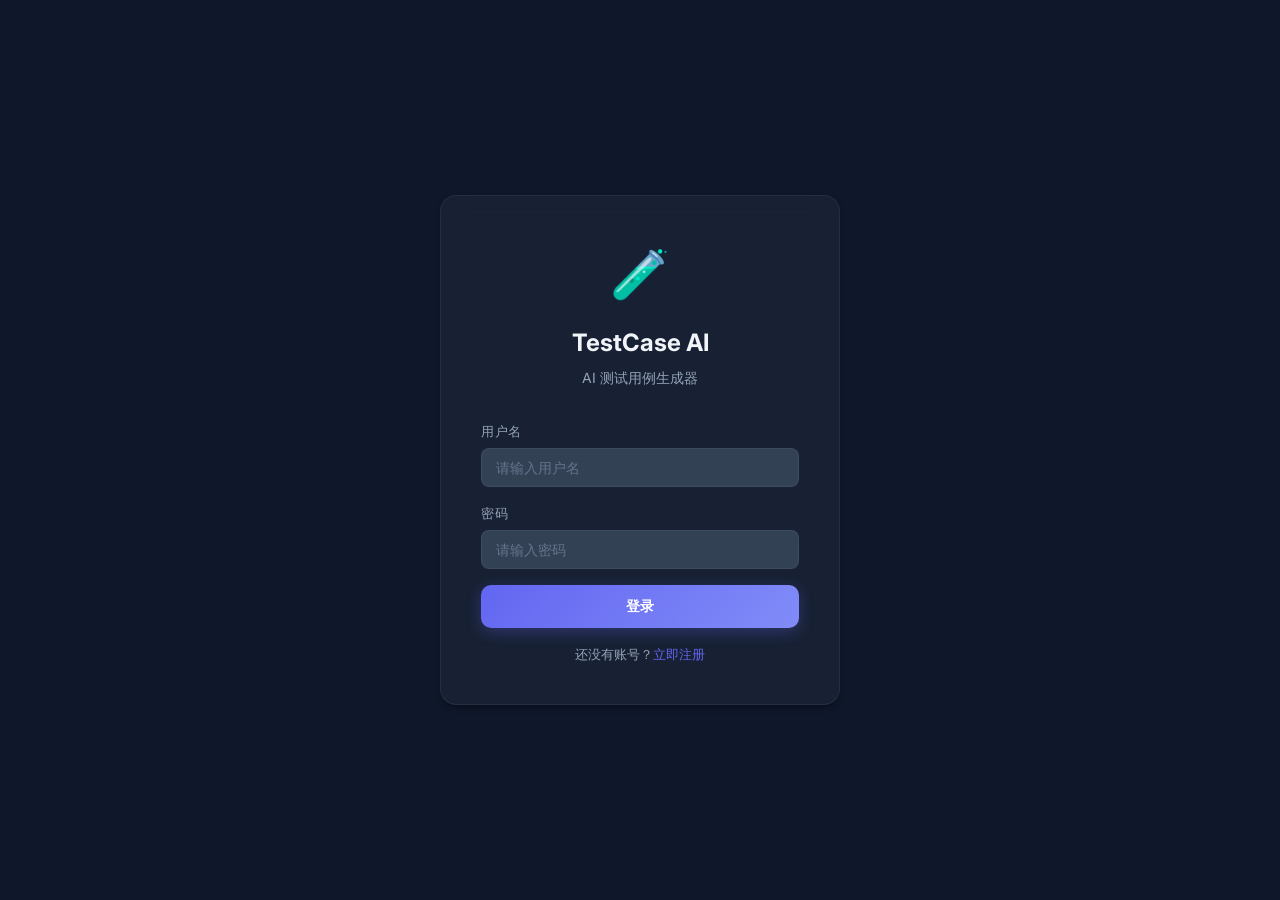
<file: public/index.html>
<!DOCTYPE html>
<html lang="zh-CN" data-theme="dark">
<head>
    <meta charset="UTF-8">
    <meta name="viewport" content="width=device-width, initial-scale=1.0">
    <title>AI 测试用例生成器 v4.0</title>
    <link rel="stylesheet" href="style.css">
    <link rel="icon" href="data:image/svg+xml,<svg xmlns=%22http://www.w3.org/2000/svg%22 viewBox=%220 0 100 100%22><text y=%22.9em%22 font-size=%2290%22>🧪</text></svg>">
</head>
<body>
    <!-- 登录/注册页面 -->
    <div id="authPage" class="auth-page">
        <div class="auth-card glass">
            <div class="auth-logo">
                <span class="logo-icon">🧪</span>
                <h1>TestCase AI</h1>
                <p class="auth-subtitle">AI 测试用例生成器</p>
            </div>
            <div id="authLoginForm">
                <div class="form-group">
                    <label>用户名</label>
                    <input type="text" id="authUsername" placeholder="请输入用户名" autocomplete="username">
                </div>
                <div class="form-group">
                    <label>密码</label>
                    <input type="password" id="authPassword" placeholder="请输入密码" autocomplete="current-password">
                </div>
                <div id="authError" class="auth-error" style="display:none"></div>
                <button class="btn btn-gradient btn-full" id="authLoginBtn" onclick="doLogin()"><span>登录</span></button>
                <p class="auth-switch">还没有账号？<a href="#" onclick="switchToRegister();return false">立即注册</a></p>
            </div>
            <div id="authRegisterForm" style="display:none">
                <div class="form-group">
                    <label>用户名</label>
                    <input type="text" id="regUsername" placeholder="3-50个字符" autocomplete="username">
                </div>
                <div class="form-group">
                    <label>密码</label>
                    <input type="password" id="regPassword" placeholder="至少6个字符" autocomplete="new-password">
                </div>
                <div class="form-group">
                    <label>确认密码</label>
                    <input type="password" id="regPasswordConfirm" placeholder="再次输入密码" autocomplete="new-password">
                </div>
                <div id="regError" class="auth-error" style="display:none"></div>
                <button class="btn btn-gradient btn-full" id="authRegisterBtn" onclick="doRegister()"><span>注册</span></button>
                <p class="auth-switch">已有账号？<a href="#" onclick="switchToLogin();return false">返回登录</a></p>
            </div>
        </div>
    </div>

    <div class="app" id="mainApp" style="display:none">
        <!-- 侧边栏 -->
        <aside class="sidebar" id="sidebar">
            <div class="logo">
                <span class="logo-icon">🧪</span>
                <h1>TestCase AI</h1>
            </div>
            <nav>
                <a href="#" class="nav-item active" data-view="upload"><span class="nav-icon">📤</span><span class="nav-text">文档上传</span></a>
                <a href="#" class="nav-item" data-view="testcases"><span class="nav-icon">📋</span><span class="nav-text">测试用例</span></a>
                <a href="#" class="nav-item" data-view="suites"><span class="nav-icon">📦</span><span class="nav-text">测试套件</span></a>
                <a href="#" class="nav-item" data-view="executor"><span class="nav-icon">🤖</span><span class="nav-text">自动化测试</span></a>
                <a href="#" class="nav-item" data-view="dashboard"><span class="nav-icon">📊</span><span class="nav-text">执行仪表盘</span></a>
                <a href="#" class="nav-item" data-view="reports"><span class="nav-icon">📄</span><span class="nav-text">测试报告</span></a>
                <a href="#" class="nav-item" data-view="stats"><span class="nav-icon">📈</span><span class="nav-text">数据概览</span></a>
                <a href="#" class="nav-item" data-view="trash"><span class="nav-icon">🗑️</span><span class="nav-text">回收站</span></a>
                <a href="#" class="nav-item" data-view="settings"><span class="nav-icon">⚙️</span><span class="nav-text">设置</span></a>
                <a href="#" class="nav-item" data-view="env"><span class="nav-icon">🔧</span><span class="nav-text">环境检测</span></a>
                <a href="#" class="nav-item" data-view="logs"><span class="nav-icon">📜</span><span class="nav-text">操作日志</span></a>
            </nav>
            <div class="sidebar-footer">
                <div class="user-info" id="userInfo">
                    <span class="user-avatar">👤</span>
                    <span class="user-name" id="userName">-</span>
                    <button class="btn-logout" onclick="doLogout()" title="退出登录">⏻</button>
                </div>
                <div class="theme-toggle" id="themeToggle" onclick="toggleTheme()" title="切换主题">
                    <span class="theme-icon" id="themeIcon">🌙</span>
                </div>
                <div class="version-badge">v4.0</div>
                <small>Powered by AI · <kbd>?</kbd> 快捷键</small>
            </div>
        </aside>

        <button class="mobile-menu-btn" id="menuBtn" onclick="toggleSidebar()">☰</button>

        <main class="content">
            <!-- ======== 文档上传 ======== -->
            <div id="view-upload" class="view active">
                <div class="view-header">
                    <div><h2>📤 文档中心</h2><p>上传需求文档或接口文档，AI 自动生成测试用例</p></div>
                    <div class="header-actions">
                        <div class="search-box">
                            <input type="text" id="docSearch" placeholder="搜索文档... (Ctrl+K)" onkeyup="debounceDocSearch()">
                            <span class="search-icon">🔍</span>
                        </div>
                    </div>
                </div>

                <!-- 快捷统计条 -->
                <div class="quick-stats" id="quickStats">
                    <div class="qs-item"><span class="qs-value" id="qsDocs">-</span><span class="qs-label">文档</span></div>
                    <div class="qs-divider"></div>
                    <div class="qs-item"><span class="qs-value" id="qsTcTotal">-</span><span class="qs-label">用例</span></div>
                    <div class="qs-divider"></div>
                    <div class="qs-item"><span class="qs-dot qs-p0"></span><span class="qs-value" id="qsP0">-</span><span class="qs-label">P0</span></div>
                    <div class="qs-item"><span class="qs-dot qs-p1"></span><span class="qs-value" id="qsP1">-</span><span class="qs-label">P1</span></div>
                    <div class="qs-item"><span class="qs-dot qs-p2"></span><span class="qs-value" id="qsP2">-</span><span class="qs-label">P2</span></div>
                    <div class="qs-item"><span class="qs-dot qs-p3"></span><span class="qs-value" id="qsP3">-</span><span class="qs-label">P3</span></div>
                </div>

                <!-- 上传双栏 -->
                <div class="upload-dual">
                    <div class="upload-card glass upload-left">
                        <div class="upload-area" id="dropZone">
                            <div class="upload-icon-wrapper"><div class="upload-icon">📁</div><div class="upload-pulse"></div></div>
                            <p class="upload-text">拖拽文件到此处</p>
                            <p class="upload-hint">或点击选择文件</p>
                            <input type="file" id="fileInput" accept=".md,.docx,.json,.txt,.pdf,.xlsx,.csv" hidden>
                            <button class="btn btn-gradient" onclick="document.getElementById('fileInput').click()"><span>选择文件</span></button>
                        </div>
                        <div class="format-tags">
                            <span class="ftag ftag-md">.md</span>
                            <span class="ftag ftag-docx">.docx</span>
                            <span class="ftag ftag-json">.json</span>
                            <span class="ftag ftag-txt">.txt</span>
                            <span class="ftag ftag-pdf">.pdf</span>
                            <span class="ftag ftag-xlsx">.xlsx</span>
                            <span class="ftag ftag-csv">.csv</span>
                            <span class="ftag-size">最大 50MB</span>
                        </div>
                        <div class="upload-progress" id="uploadProgress" style="display:none">
                            <div class="progress-bar"><div class="progress-fill" id="progressFill"></div></div>
                            <span class="progress-text" id="progressText">上传中...</span>
                        </div>
                    </div>
                    <div class="upload-card glass upload-right">
                        <div class="upload-right-header"><h3>📝 粘贴内容</h3></div>
                        <div class="upload-right-form">
                            <div class="form-row">
                                <div class="form-group"><label>文档标题</label><input type="text" id="textTitle" placeholder="输入文档标题"></div>
                                <div class="form-group" style="max-width:180px"><label>类型</label>
                                    <select id="textType"><option value="text">普通文档</option><option value="markdown">Markdown</option><option value="openapi">OpenAPI</option></select>
                                </div>
                            </div>
                            <div class="form-group form-group-grow"><label>文档内容</label><textarea id="textContent" placeholder="粘贴需求文档或接口文档内容..."></textarea></div>
                            <button class="btn btn-gradient btn-full" id="submitTextBtn"><span>📤 提交文档</span></button>
                        </div>
                    </div>
                </div>

                <div class="section">
                    <div class="section-header">
                        <h3>📂 已上传文档</h3>
                        <div class="section-actions"><button class="btn btn-outline btn-sm" onclick="loadDocuments()" title="刷新">🔄</button></div>
                    </div>
                    <div id="documentsList" class="documents-grid">
                        <div class="loading-skeleton"><div class="skeleton-card"></div><div class="skeleton-card"></div><div class="skeleton-card"></div></div>
                    </div>
                    <div id="docPagination" class="pagination"></div>
                </div>
            </div>

            <!-- ======== 测试用例 ======== -->
            <div id="view-testcases" class="view">
                <div class="view-header">
                    <div><h2>📋 测试用例管理</h2><p id="tcStatsText">暂无数据</p></div>
                </div>
                <div class="stats-cards" id="statsCards" style="display:none">
                    <div class="stat-card glass"><div class="stat-value" id="statTotal">0</div><div class="stat-label">总计</div></div>
                    <div class="stat-card glass stat-p0"><div class="stat-value" id="statP0">0</div><div class="stat-label">P0 冒烟</div></div>
                    <div class="stat-card glass stat-p1"><div class="stat-value" id="statP1">0</div><div class="stat-label">P1 核心</div></div>
                    <div class="stat-card glass stat-p2"><div class="stat-value" id="statP2">0</div><div class="stat-label">P2 一般</div></div>
                    <div class="stat-card glass stat-p3"><div class="stat-value" id="statP3">0</div><div class="stat-label">P3 边界</div></div>
                </div>
                <div class="toolbar glass">
                    <div class="toolbar-left">
                        <select id="sortBy" class="filter-select" onchange="tcPage=1;loadTestcases()" title="排序方式">
                            <option value="priority">按优先级</option>
                            <option value="id">按ID</option>
                            <option value="title">按标题</option>
                            <option value="module">按模块</option>
                            <option value="case_type">按类型</option>
                            <option value="created_at">按时间</option>
                        </select>
                        <button class="btn btn-icon" id="sortOrderBtn" onclick="toggleSortOrder()" title="排序方向" style="font-size:14px">↑</button>
                        <select id="filterDoc" class="filter-select"><option value="">全部文档</option></select>
                        <select id="filterPriority" class="filter-select">
                            <option value="">全部优先级</option><option value="P0">P0</option><option value="P1">P1</option><option value="P2">P2</option><option value="P3">P3</option>
                        </select>
                        <select id="filterType" class="filter-select">
                            <option value="">全部类型</option><option value="功能测试">功能测试</option><option value="边界测试">边界测试</option>
                            <option value="异常测试">异常测试</option><option value="流程测试">流程测试</option><option value="接口测试">接口测试</option>
                        </select>
                        <div class="search-box">
                            <input type="text" id="tcSearch" placeholder="搜索用例..." onkeyup="debounceTcSearch()">
                            <span class="search-icon">🔍</span>
                        </div>
                    </div>
                    <div class="toolbar-right">
                        <div class="view-mode-toggle">
                            <button class="btn btn-icon active" id="tableViewBtn" onclick="setViewMode('table')" title="表格视图">📋</button>
                            <button class="btn btn-icon" id="cardViewBtn" onclick="setViewMode('card')" title="卡片视图">🃏</button>
                        </div>
                        <button class="btn btn-outline btn-sm" onclick="openImportModal()">📥 导入</button>
                        <button class="btn btn-outline btn-sm" id="batchCopyBtn" style="display:none" onclick="batchCopyTestcases()">📋 批量复制</button>
                        <button class="btn btn-outline btn-sm" id="batchPriorityBtn" style="display:none" onclick="batchChangePriority()">🏷 改优先级</button>
                        <button class="btn btn-danger btn-sm" id="batchDeleteTcBtn" style="display:none" onclick="batchDeleteTestcases()">🗑 批量删除</button>
                        <button class="btn btn-outline btn-sm" onclick="clearAllTestcases()" title="清空全部">🧹 清空</button>
                        <div class="export-dropdown">
                            <button class="btn btn-success btn-sm" onclick="toggleExportMenu()">📊 导出 ▾</button>
                            <div class="dropdown-menu" id="exportMenu">
                                <a href="#" onclick="doExport('excel')">📊 Excel (.xlsx)</a>
                                <a href="#" onclick="doExport('csv')">📄 CSV (.csv)</a>
                                <a href="#" onclick="doExport('json')">🔧 JSON (.json)</a>
                                <a href="#" onclick="doExport('markdown')">📝 Markdown (.md)</a>
                            </div>
                        </div>
                    </div>
                </div>
                <div id="filterChips" class="filter-chips-container">
                    <div id="filterChipsList" class="filter-chips"></div>
                    <button class="chip-clear-all" id="clearAllFiltersBtn" onclick="clearAllFilters()">清除所有筛选</button>
                </div>
                <div id="testcasesContainer" class="table-container glass">
                    <div class="empty-state"><div class="empty-icon">📋</div><p>暂无测试用例，请先上传文档并生成</p></div>
                </div>
                <div id="tcPagination" class="pagination"></div>
            </div>

            <!-- ======== 回收站 ======== -->
            <div id="view-trash" class="view">
                <div class="view-header">
                    <div><h2>🗑️ 回收站</h2><p>已删除的测试用例可在此恢复或永久删除</p></div>
                    <div class="header-actions" style="display:flex;gap:8px">
                        <button class="btn btn-outline btn-sm" onclick="restoreAllTrash()">♻️ 全部恢复</button>
                        <button class="btn btn-outline btn-sm" onclick="loadTrash()">🔄 刷新</button>
                        <button class="btn btn-danger btn-sm" onclick="emptyTrash()">🧹 清空回收站</button>
                    </div>
                </div>
                <div id="trashContainer" class="table-container glass">
                    <div class="empty-state"><div class="empty-icon">🗑️</div><p>回收站为空</p></div>
                </div>
                <div id="trashPagination" class="pagination"></div>
            </div>

            <!-- ======== 数据概览 ======== -->
            <div id="view-stats" class="view">
                <div class="view-header"><h2>📊 数据概览</h2><p>项目全局数据统计</p></div>
                <div id="statsContent" class="stats-dashboard">
                    <div class="loading-skeleton"><div class="skeleton-card" style="height:300px"></div></div>
                </div>
            </div>

            <!-- ======== AI 设置 ======== -->
            <div id="view-settings" class="view">
                <div class="view-header"><h2>⚙️ AI 配置</h2><p>配置 AI 模型参数以生成测试用例</p></div>
                <div class="settings-grid">
                    <div class="settings-card glass">
                        <h4>🔗 连接设置</h4>
                        <div class="form-group">
                            <label>API Base URL</label>
                            <input type="text" id="cfgBaseUrl" placeholder="https://api.openai.com/v1">
                            <small>OpenAI 兼容的 API 地址</small>
                        </div>
                        <div class="form-group">
                            <label>API Key</label>
                            <div class="password-wrapper">
                                <input type="password" id="cfgApiKey" placeholder="sk-...">
                                <button class="toggle-password" onclick="toggleApiKeyVisibility()" title="显示/隐藏 API Key">👁</button>
                            </div>
                            <small id="apiKeyStatus"></small>
                        </div>
                        <div class="form-group">
                            <label>模型名称</label>
                            <input type="text" id="cfgModel" placeholder="gpt-4o">
                            <small>如 gpt-4o, gpt-4o-mini, deepseek-chat, qwen-plus 等</small>
                        </div>
                    </div>
                    <div class="settings-card glass">
                        <h4>🎛 生成参数</h4>
                        <div class="form-group">
                            <label>温度 (Temperature)</label>
                            <div class="range-wrapper">
                                <input type="range" id="cfgTemp" min="0" max="1" step="0.1" value="0.3" oninput="document.getElementById('tempVal').textContent=this.value">
                                <span class="range-value" id="tempVal">0.3</span>
                            </div>
                            <small>越低越确定（0.0），越高越创意（1.0）</small>
                        </div>
                        <div class="form-group">
                            <label>最大 Token 数</label>
                            <input type="number" id="cfgMaxTokens" value="16000" min="2000" max="128000" step="1000">
                            <small>生成内容的最大 Token 上限</small>
                        </div>
                        <div class="form-group">
                            <label>默认测试类型</label>
                            <div class="checkbox-grid">
                                <label class="checkbox-item"><input type="checkbox" name="cfgDefaultType" value="功能测试" checked> <span>✅ 功能</span></label>
                                <label class="checkbox-item"><input type="checkbox" name="cfgDefaultType" value="边界测试" checked> <span>📏 边界</span></label>
                                <label class="checkbox-item"><input type="checkbox" name="cfgDefaultType" value="异常测试" checked> <span>⚠️ 异常</span></label>
                                <label class="checkbox-item"><input type="checkbox" name="cfgDefaultType" value="流程测试" checked> <span>🔄 流程</span></label>
                                <label class="checkbox-item"><input type="checkbox" name="cfgDefaultType" value="接口测试"> <span>🔌 接口</span></label>
                            </div>
                        </div>
                    </div>
                    <div class="settings-card glass settings-actions">
                        <button class="btn btn-gradient btn-full" id="saveConfigBtn"><span>💾 保存全部配置</span></button>
                        <button class="btn btn-outline btn-full" onclick="testAIConnection()"><span>🔌 测试连接</span></button>
                    </div>
                    <div class="settings-card glass" style="grid-column: 1 / -1">
                        <div style="display:flex;justify-content:space-between;align-items:center;margin-bottom:16px">
                            <h4 style="margin:0">📝 Prompt 模板管理</h4>
                            <button class="btn btn-outline btn-sm" onclick="openCreateTemplateModal()">➕ 新建模板</button>
                        </div>
                        <div id="templateList" class="template-list">
                            <div class="loading-text">加载中...</div>
                        </div>
                    </div>
                </div>
            </div>

            <!-- ======== 自动化测试 ======== -->
            <div id="view-executor" class="view">
                <div class="view-header">
                    <div><h2>🤖 自动化测试执行</h2><p>选择测试用例，AI 自动生成 Playwright 脚本并执行</p></div>
                    <div class="header-actions" style="display:flex;gap:8px;align-items:center">
                        <div class="form-group" style="margin:0">
                            <input type="text" id="execBaseUrl" placeholder="目标网址 http://localhost:3000" value="http://localhost:3000" style="min-width:260px">
                        </div>
                        <select id="execTimeout" class="filter-select" title="超时时间">
                            <option value="15000">15秒</option>
                            <option value="30000" selected>30秒</option>
                            <option value="60000">60秒</option>
                            <option value="120000">120秒</option>
                        </select>
                        <button class="btn btn-outline btn-sm" onclick="loadExecHistory()">📜 执行历史</button>
                    </div>
                </div>

                <!-- 用例选择区 -->
                <div class="section">
                    <div class="section-header">
                        <h3>📋 选择测试用例</h3>
                        <div class="section-actions">
                            <select id="execFilterDoc" class="filter-select" onchange="loadExecTestcases()"><option value="">全部文档</option></select>
                            <select id="execFilterPriority" class="filter-select" onchange="loadExecTestcases()">
                                <option value="">全部优先级</option><option value="P0">P0</option><option value="P1">P1</option><option value="P2">P2</option><option value="P3">P3</option>
                            </select>
                            <button class="btn btn-outline btn-sm" onclick="execSelectAll()">全选</button>
                            <button class="btn btn-outline btn-sm" onclick="execDeselectAll()">取消全选</button>
                            <span id="execSelectedCount" class="badge" style="margin-left:8px">已选 0 个</span>
                        </div>
                    </div>
                    <div id="execTestcasesList" class="table-container glass">
                        <div class="loading-skeleton"><div class="skeleton-card"></div></div>
                    </div>
                    <div style="margin-top:16px;display:flex;gap:12px;align-items:center;flex-wrap:wrap">
                        <button class="btn btn-gradient btn-lg" id="startExecBtn" onclick="startExecution()"><span>🚀 开始执行</span></button>
                        <button class="btn btn-outline" id="previewCodeBtn" onclick="previewExecCode()" title="预览第一个选中用例的 Playwright 代码">👁 预览代码</button>
                        <span id="execStatus" style="color:var(--text-secondary);font-size:13px"></span>
                    </div>
                </div>

                <!-- 执行进度 & 结果 -->
                <div id="execProgressSection" class="section" style="display:none">
                    <div class="section-header">
                        <h3>⚡ 执行进度</h3>
                        <div class="section-actions">
                            <div class="progress-bar" style="width:200px;height:8px"><div class="progress-fill" id="execProgressFill" style="width:0%"></div></div>
                            <span id="execProgressText" style="font-size:13px;color:var(--text-secondary)">0/0</span>
                        </div>
                    </div>
                    <div id="execResultsContainer" class="exec-results-grid"></div>
                </div>

                <!-- 执行历史 -->
                <div id="execHistorySection" class="section" style="display:none">
                    <div class="section-header">
                        <h3>📜 执行历史</h3>
                        <div class="section-actions">
                            <button class="btn btn-danger btn-sm" onclick="clearExecHistory()">🧹 清空历史</button>
                            <button class="btn btn-outline btn-sm" onclick="$('#execHistorySection').hide()">✕ 关闭</button>
                        </div>
                    </div>
                    <div id="execHistoryList" class="table-container glass"></div>
                </div>
            </div>

            <!-- ======== 测试套件 ======== -->
            <div id="view-suites" class="view">
                <div class="view-header">
                    <div><h2>📦 测试套件</h2><p>将测试用例组合成套件，一键执行完整测试</p></div>
                    <div class="header-actions">
                        <button class="btn btn-gradient btn-sm" onclick="openCreateSuiteModal()">➕ 新建套件</button>
                    </div>
                </div>
                <div id="suitesContainer" class="documents-grid"></div>
            </div>

            <!-- ======== 执行仪表盘 ======== -->
            <div id="view-dashboard" class="view">
                <div class="view-header"><h2>📊 执行仪表盘</h2><p>自动化测试执行统计与趋势分析</p></div>
                <div id="dashboardContent" class="stats-dashboard">
                    <div class="loading-skeleton"><div class="skeleton-card" style="height:300px"></div></div>
                </div>
            </div>

            <!-- ======== 测试报告 ======== -->
            <div id="view-reports" class="view">
                <div class="view-header"><h2>📄 测试报告</h2><p>自动生成的执行报告</p></div>
                <div id="reportsContainer" class="table-container glass"></div>
                <div id="reportsPagination" class="pagination"></div>
            </div>

            <!-- ======== 环境检测 ======== -->
            <div id="view-env" class="view">
                <div class="view-header"><h2>🔧 环境检测</h2><p>检查运行自动化测试所需的依赖环境</p></div>
                <div id="envContent" class="settings-grid"></div>
            </div>

            <!-- ======== 操作日志 ======== -->
            <div id="view-logs" class="view">
                <div class="view-header">
                    <div><h2>📜 操作日志</h2><p>查看所有操作记录</p></div>
                    <div class="header-actions">
                        <select id="logActionFilter" class="filter-select" onchange="logPage=1;loadLogs()">
                            <option value="">全部操作</option>
                            <option value="upload">上传</option>
                            <option value="generate">生成</option>
                            <option value="delete">删除</option>
                            <option value="copy">复制</option>
                            <option value="import">导入</option>
                            <option value="restore">恢复</option>
                            <option value="config">配置</option>
                        </select>
                        <button class="btn btn-outline btn-sm" onclick="loadLogs()">🔄 刷新</button>
                    </div>
                </div>
                <div id="logsContainer" class="table-container glass">
                    <div class="empty-state"><div class="empty-icon">📜</div><p>暂无操作记录</p></div>
                </div>
                <div id="logsPagination" class="pagination"></div>
            </div>
        </main>
    </div>

    <!-- 生成弹窗 -->
    <div id="generateModal" class="modal">
        <div class="modal-backdrop" onclick="closeGenerateModal()"></div>
        <div class="modal-content glass">
            <div class="modal-header"><h3>🤖 AI 生成测试用例</h3><span id="draftIndicator" class="draft-indicator">草稿已保存</span><button class="modal-close" id="closeGenerateBtn" onclick="closeGenerateModal()">&times;</button></div>
            <div class="modal-body">
                <div class="gen-doc-name"><span class="label">文档：</span><strong id="genDocName"></strong></div>
                <div class="form-group">
                    <label>Prompt 模板</label>
                    <div class="prompt-template-row">
                        <select id="genPromptTemplate" class="filter-select" style="flex:1" onchange="onPromptTemplateChange()">
                            <option value="">默认模板</option>
                        </select>
                        <button class="btn btn-outline btn-sm" onclick="previewPromptTemplate()" title="预览模板内容">👁</button>
                    </div>
                    <div id="promptPreview" class="prompt-preview" style="display:none"></div>
                    <div class="form-group" style="margin-top:8px">
                        <label style="font-size:11px;cursor:pointer" onclick="toggleCustomPrompt()">
                            ✏️ 自定义 Prompt <span id="customPromptArrow">▸</span>
                        </label>
                        <textarea id="genCustomPrompt" rows="4" placeholder="留空使用选中的模板，输入内容将覆盖模板..." style="display:none"></textarea>
                    </div>
                </div>
                <div class="form-group">
                    <label>选择测试用例类型</label>
                    <div class="checkbox-grid">
                        <label class="checkbox-item"><input type="checkbox" name="testType" value="功能测试" checked> <span>✅ 功能测试</span></label>
                        <label class="checkbox-item"><input type="checkbox" name="testType" value="边界测试" checked> <span>📏 边界测试</span></label>
                        <label class="checkbox-item"><input type="checkbox" name="testType" value="异常测试" checked> <span>⚠️ 异常测试</span></label>
                        <label class="checkbox-item"><input type="checkbox" name="testType" value="流程测试" checked> <span>🔄 流程测试</span></label>
                        <label class="checkbox-item"><input type="checkbox" name="testType" value="接口测试"> <span>🔌 接口测试</span></label>
                    </div>
                </div>
                <div id="generateStatus" class="status-area"></div>
            </div>
            <div class="modal-footer">
                <button class="btn btn-outline" onclick="closeGenerateModal()">取消</button>
                <button class="btn btn-gradient" id="startGenerateBtn"><span>🚀 开始生成</span></button>
            </div>
        </div>
    </div>

    <!-- 编辑弹窗 -->
    <div id="editModal" class="modal">
        <div class="modal-backdrop" onclick="closeEditModal()"></div>
        <div class="modal-content modal-lg glass">
            <div class="modal-header"><h3>✏️ 编辑测试用例</h3><button class="modal-close" onclick="closeEditModal()">&times;</button></div>
            <div class="modal-body">
                <input type="hidden" id="editId">
                <div class="form-row">
                    <div class="form-group"><label>用例编号</label><input type="text" id="editCaseId"></div>
                    <div class="form-group"><label>所属模块</label><input type="text" id="editModule"></div>
                </div>
                <div class="form-group"><label>用例标题</label><input type="text" id="editTitle"></div>
                <div class="form-row">
                    <div class="form-group"><label>优先级</label>
                        <select id="editPriority"><option value="P0">P0</option><option value="P1">P1</option><option value="P2">P2</option><option value="P3">P3</option></select>
                    </div>
                    <div class="form-group"><label>用例类型</label>
                        <select id="editType"><option value="功能测试">功能测试</option><option value="边界测试">边界测试</option><option value="异常测试">异常测试</option><option value="流程测试">流程测试</option><option value="接口测试">接口测试</option></select>
                    </div>
                </div>
                <div class="form-group"><label>前置条件</label><textarea id="editPrecondition" rows="2"></textarea></div>
                <div class="form-group"><label>测试步骤</label><textarea id="editSteps" rows="4"></textarea></div>
                <div class="form-group"><label>预期结果</label><textarea id="editExpected" rows="3"></textarea></div>
            </div>
            <div class="modal-footer">
                <button class="btn btn-outline" onclick="closeEditModal()">取消</button>
                <button class="btn btn-gradient" id="saveEditBtn"><span>💾 保存</span></button>
            </div>
        </div>
    </div>

    <!-- 批量改优先级弹窗 -->
    <div id="priorityModal" class="modal">
        <div class="modal-backdrop" onclick="closePriorityModal()"></div>
        <div class="modal-content glass" style="max-width:400px">
            <div class="modal-header"><h3>🏷 批量修改优先级</h3><button class="modal-close" onclick="closePriorityModal()">&times;</button></div>
            <div class="modal-body">
                <p style="margin-bottom:16px;color:var(--text-secondary)">将选中的 <strong id="priorityCount">0</strong> 条用例修改为：</p>
                <div class="priority-options">
                    <label class="radio-card" onclick="selectPriority('P0')"><span class="priority-badge P0">P0</span><span>冒烟测试</span></label>
                    <label class="radio-card" onclick="selectPriority('P1')"><span class="priority-badge P1">P1</span><span>核心功能</span></label>
                    <label class="radio-card" onclick="selectPriority('P2')"><span class="priority-badge P2">P2</span><span>一般功能</span></label>
                    <label class="radio-card" onclick="selectPriority('P3')"><span class="priority-badge P3">P3</span><span>边界/低</span></label>
                </div>
            </div>
            <div class="modal-footer">
                <button class="btn btn-outline" onclick="closePriorityModal()">取消</button>
                <button class="btn btn-gradient" onclick="confirmBatchPriority()"><span>确认修改</span></button>
            </div>
        </div>
    </div>

    <!-- 导入弹窗 -->
    <div id="importModal" class="modal">
        <div class="modal-backdrop" onclick="closeImportModal()"></div>
        <div class="modal-content modal-lg glass">
            <div class="modal-header"><h3>📥 导入测试用例</h3><button class="modal-close" onclick="closeImportModal()">&times;</button></div>
            <div class="modal-body">
                <div class="form-group">
                    <label>导入方式</label>
                    <div class="checkbox-grid">
                        <label class="checkbox-item"><input type="radio" name="importMode" value="file" checked onchange="switchImportMode()"> <span>📁 上传文件</span></label>
                        <label class="checkbox-item"><input type="radio" name="importMode" value="paste" onchange="switchImportMode()"> <span>📝 粘贴JSON</span></label>
                    </div>
                </div>
                <div id="importFileArea">
                    <div class="form-group">
                        <div class="upload-area-sm" id="importDropZone">
                            <p style="font-size:14px;margin-bottom:8px">📁 拖拽 JSON 文件到此处，或 <a href="#" onclick="document.getElementById('importFileInput').click();return false">点击选择</a></p>
                            <input type="file" id="importFileInput" accept=".json" hidden>
                        </div>
                    </div>
                </div>
                <div id="importPasteArea" style="display:none">
                    <div class="form-group">
                        <label>粘贴 JSON 数据</label>
                        <textarea id="importJsonText" rows="8" placeholder='格式：[{"title":"用例标题","steps":"步骤","expected_result":"预期结果","priority":"P1","case_type":"功能测试"}]'></textarea>
                    </div>
                </div>
                <div class="form-group">
                    <label>关联文档</label>
                    <select id="importDocId" class="filter-select"><option value="">不关联文档</option></select>
                </div>
                <div id="importStatus" class="status-area"></div>
            </div>
            <div class="modal-footer">
                <button class="btn btn-outline" onclick="closeImportModal()">取消</button>
                <button class="btn btn-gradient" onclick="doImport()"><span>📥 开始导入</span></button>
            </div>
        </div>
    </div>

    <!-- 套件创建/编辑弹窗 -->
    <div id="suiteModal" class="modal">
        <div class="modal-backdrop" onclick="closeSuiteModal()"></div>
        <div class="modal-content glass">
            <div class="modal-header"><h3 id="suiteModalTitle">📦 新建测试套件</h3><button class="modal-close" onclick="closeSuiteModal()">&times;</button></div>
            <div class="modal-body">
                <input type="hidden" id="suiteEditId">
                <div class="form-group"><label>套件名称</label><input type="text" id="suiteName" placeholder="如：登录模块回归测试"></div>
                <div class="form-group"><label>描述</label><textarea id="suiteDesc" rows="2" placeholder="套件描述（可选）"></textarea></div>
                <div class="form-row">
                    <div class="form-group"><label>目标网址</label><input type="text" id="suiteBaseUrl" value="http://localhost:3000"></div>
                    <div class="form-group" style="max-width:180px"><label>超时时间</label>
                        <select id="suiteTimeout"><option value="15000">15秒</option><option value="30000" selected>30秒</option><option value="60000">60秒</option><option value="120000">120秒</option></select>
                    </div>
                </div>
            </div>
            <div class="modal-footer">
                <button class="btn btn-outline" onclick="closeSuiteModal()">取消</button>
                <button class="btn btn-gradient" onclick="saveSuite()"><span>💾 保存</span></button>
            </div>
        </div>
    </div>

    <!-- 套件详情弹窗 -->
    <div id="suiteDetailModal" class="modal">
        <div class="modal-backdrop" onclick="closeSuiteDetailModal()"></div>
        <div class="modal-content modal-xl glass">
            <div class="modal-header"><h3 id="suiteDetailTitle">📦 套件详情</h3><button class="modal-close" onclick="closeSuiteDetailModal()">&times;</button></div>
            <div class="modal-body" id="suiteDetailContent"></div>
            <div class="modal-footer">
                <button class="btn btn-outline" onclick="closeSuiteDetailModal()">关闭</button>
                <button class="btn btn-gradient" id="runSuiteBtn" onclick="runSuiteFromDetail()"><span>🚀 执行套件</span></button>
            </div>
        </div>
    </div>

    <!-- 文档预览弹窗 -->
    <div id="previewModal" class="modal">
        <div class="modal-backdrop" onclick="closePreviewModal()"></div>
        <div class="modal-content modal-xl glass">
            <div class="modal-header"><h3>📄 文档预览</h3><button class="modal-close" onclick="closePreviewModal()">&times;</button></div>
            <div class="modal-body">
                <div class="doc-preview-meta" id="previewMeta"></div>
                <pre class="doc-preview-content" id="previewContent"></pre>
            </div>
        </div>
    </div>

    <!-- 快捷键帮助弹窗 -->
    <div id="helpModal" class="modal">
        <div class="modal-backdrop" onclick="closeHelpModal()"></div>
        <div class="modal-content glass">
            <div class="modal-header"><h3>⌨️ 快捷键</h3><button class="modal-close" onclick="closeHelpModal()">&times;</button></div>
            <div class="modal-body">
                <div class="shortcut-grid">
                    <div class="shortcut-item"><kbd>Ctrl</kbd> + <kbd>K</kbd><span>命令面板</span></div>
                    <div class="shortcut-item"><kbd>Ctrl</kbd> + <kbd>U</kbd><span>上传文档</span></div>
                    <div class="shortcut-item"><kbd>Ctrl</kbd> + <kbd>G</kbd><span>AI 生成用例</span></div>
                    <div class="shortcut-item"><kbd>Ctrl</kbd> + <kbd>E</kbd><span>导出 Excel</span></div>
                    <div class="shortcut-item"><kbd>Ctrl</kbd> + <kbd>Shift</kbd> + <kbd>F</kbd><span>搜索用例</span></div>
                    <div class="shortcut-item"><kbd>1</kbd> ~ <kbd>9</kbd><span>切换视图</span></div>
                    <div class="shortcut-item"><kbd>?</kbd><span>显示快捷键帮助</span></div>
                    <div class="shortcut-item"><kbd>Esc</kbd><span>关闭弹窗</span></div>
                </div>
            </div>
        </div>
    </div>

    <!-- 模板编辑弹窗 -->
    <div id="templateModal" class="modal">
        <div class="modal-backdrop" onclick="closeTemplateModal()"></div>
        <div class="modal-content modal-lg glass">
            <div class="modal-header"><h3 id="templateModalTitle">📝 新建 Prompt 模板</h3><button class="modal-close" onclick="closeTemplateModal()">&times;</button></div>
            <div class="modal-body">
                <input type="hidden" id="tplEditId">
                <div class="form-row">
                    <div class="form-group">
                        <label>模板名称</label>
                        <input type="text" id="tplName" placeholder="如：安全测试专项、性能测试等">
                    </div>
                    <div class="form-group" style="max-width:200px">
                        <label>设为默认</label>
                        <select id="tplDefault"><option value="0">否</option><option value="1">是</option></select>
                    </div>
                </div>
                <div class="form-group">
                    <label>Prompt 内容</label>
                    <textarea id="tplContent" rows="10" placeholder="输入 System Prompt 内容...&#10;&#10;示例：&#10;你是一位安全测试专家...&#10;&#10;要求：&#10;1. 覆盖 XSS/SQL注入&#10;2. 测试越权访问&#10;3. ..."></textarea>
                </div>
            </div>
            <div class="modal-footer">
                <button class="btn btn-outline" onclick="closeTemplateModal()">取消</button>
                <button class="btn btn-gradient" onclick="saveTemplate()"><span>💾 保存模板</span></button>
            </div>
        </div>
    </div>

    <!-- 全局拖拽上传覆盖层 -->
    <div id="globalDropOverlay" class="global-drop-overlay">
        <div class="drop-overlay-content">
            <div class="drop-overlay-icon">📥</div>
            <div class="drop-overlay-title">拖拽文件到此处上传</div>
            <div class="drop-overlay-files" id="globalDropFiles"></div>
        </div>
    </div>

    <div id="toast" class="toast"></div>

    <!-- Command Palette (v3.3) -->
    <div id="commandPaletteModal" class="modal command-palette-modal">
        <div class="modal-backdrop" onclick="closeCommandPalette()"></div>
        <div class="cmd-palette glass">
            <div class="cmd-palette-header">
                <span class="cmd-palette-icon">🔍</span>
                <input type="text" id="cmdPaletteInput" placeholder="输入命令..." autocomplete="off">
                <kbd>ESC</kbd>
            </div>
            <div id="cmdPaletteList" class="cmd-list"></div>
            <div class="cmd-palette-footer">
                <span><kbd>↑↓</kbd> 导航</span>
                <span><kbd>Enter</kbd> 执行</span>
                <span><kbd>Esc</kbd> 关闭</span>
            </div>
        </div>
    </div>

    <!-- History Panel (v3.3) -->
    <div id="historyPanel" class="history-panel">
        <div class="history-panel-header">
            <h3>🕘 版本历史</h3>
            <button class="modal-close" onclick="closeHistoryPanel()">&times;</button>
        </div>
        <div id="historyContent" class="history-content"></div>
    </div>

    <!-- 代码预览弹窗 -->
    <div id="codePreviewModal" class="modal">
        <div class="modal-backdrop" onclick="closeCodePreviewModal()"></div>
        <div class="modal-content modal-xl glass">
            <div class="modal-header"><h3>📝 Playwright 代码预览</h3><button class="modal-close" onclick="closeCodePreviewModal()">&times;</button></div>
            <div class="modal-body">
                <pre id="codePreviewContent" style="background:var(--bg-tertiary);padding:16px;border-radius:8px;overflow-x:auto;font-size:13px;line-height:1.5;max-height:70vh;font-family:'Fira Code',monospace"></pre>
            </div>
        </div>
    </div>

    <!-- 截图查看弹窗 -->
    <div id="screenshotModal" class="modal">
        <div class="modal-backdrop" onclick="closeScreenshotModal()"></div>
        <div class="modal-content modal-xl glass">
            <div class="modal-header"><h3 id="screenshotTitle">📸 测试截图</h3><button class="modal-close" onclick="closeScreenshotModal()">&times;</button></div>
            <div class="modal-body" id="screenshotGallery" style="display:grid;grid-template-columns:repeat(auto-fill,minmax(300px,1fr));gap:12px"></div>
        </div>
    </div>

    <!-- Floating Command Palette Button (v3.3) -->
    <button class="fab-command" onclick="openCommandPalette()" title="命令面板 (Ctrl+K)">⌘</button>

    <script src="app.js"></script>
</body>
</html>
</file>
<file: public/style.css>
/* ========== 全局样式 ========== */
@import url('https://fonts.googleapis.com/css2?family=Inter:wght@300;400;500;600;700;800&display=swap');

* { margin: 0; padding: 0; box-sizing: border-box; }

/* ========== 暗色主题（默认） ========== */
:root, [data-theme="dark"] {
    --primary: #6366F1;
    --primary-hover: #4F46E5;
    --primary-glow: rgba(99, 102, 241, 0.3);
    --success: #10B981;
    --success-glow: rgba(16, 185, 129, 0.3);
    --danger: #EF4444;
    --danger-glow: rgba(239, 68, 68, 0.3);
    --warning: #F59E0B;
    --info: #3B82F6;

    --bg-primary: #0F172A;
    --bg-secondary: #1E293B;
    --bg-tertiary: #334155;
    --bg-card: rgba(30, 41, 59, 0.8);
    --bg-glass: rgba(30, 41, 59, 0.6);
    --bg-hover: rgba(99, 102, 241, 0.05);

    --text-primary: #F1F5F9;
    --text-secondary: #94A3B8;
    --text-muted: #64748B;

    --border: rgba(148, 163, 184, 0.1);
    --border-hover: rgba(148, 163, 184, 0.2);

    --shadow: 0 4px 6px -1px rgba(0,0,0,0.3), 0 2px 4px -2px rgba(0,0,0,0.2);
    --shadow-lg: 0 10px 25px -3px rgba(0,0,0,0.4), 0 4px 6px -4px rgba(0,0,0,0.3);
    --shadow-glow: 0 0 20px var(--primary-glow);

    --radius: 16px;
    --radius-sm: 10px;
    --radius-xs: 6px;

    --sidebar-width: 260px;
    --transition: all 0.3s cubic-bezier(0.4, 0, 0.2, 1);
}

/* ========== 亮色主题 ========== */
[data-theme="light"] {
    --primary: #4F46E5;
    --primary-hover: #4338CA;
    --primary-glow: rgba(79, 70, 229, 0.2);
    --success: #059669;
    --success-glow: rgba(5, 150, 105, 0.15);
    --danger: #DC2626;
    --danger-glow: rgba(220, 38, 38, 0.15);

    --bg-primary: #F8FAFC;
    --bg-secondary: #FFFFFF;
    --bg-tertiary: #F1F5F9;
    --bg-card: rgba(255, 255, 255, 0.9);
    --bg-glass: rgba(255, 255, 255, 0.8);
    --bg-hover: rgba(79, 70, 229, 0.04);

    --text-primary: #0F172A;
    --text-secondary: #475569;
    --text-muted: #94A3B8;

    --border: rgba(15, 23, 42, 0.08);
    --border-hover: rgba(15, 23, 42, 0.15);

    --shadow: 0 1px 3px rgba(0,0,0,0.08), 0 1px 2px rgba(0,0,0,0.04);
    --shadow-lg: 0 10px 25px -3px rgba(0,0,0,0.1), 0 4px 6px -4px rgba(0,0,0,0.06);
    --shadow-glow: 0 0 15px var(--primary-glow);
}

body {
    font-family: 'Inter', -apple-system, BlinkMacSystemFont, "Segoe UI", "PingFang SC", "Microsoft YaHei", sans-serif;
    background: var(--bg-primary);
    color: var(--text-primary);
    line-height: 1.6;
    overflow-x: hidden;
    transition: background 0.4s ease, color 0.4s ease;
}

body::before {
    content: "";
    position: fixed;
    top: -50%; left: -50%;
    width: 200%; height: 200%;
    background: radial-gradient(circle at 20% 80%, rgba(99, 102, 241, 0.06) 0%, transparent 50%),
                radial-gradient(circle at 80% 20%, rgba(16, 185, 129, 0.04) 0%, transparent 50%);
    animation: bgFloat 25s ease-in-out infinite;
    z-index: -1;
    pointer-events: none;
}

[data-theme="light"] body::before {
    background: radial-gradient(circle at 20% 80%, rgba(79, 70, 229, 0.04) 0%, transparent 50%),
                radial-gradient(circle at 80% 20%, rgba(5, 150, 105, 0.03) 0%, transparent 50%);
}

@keyframes bgFloat {
    0%, 100% { transform: translate(0, 0) rotate(0deg); }
    33% { transform: translate(30px, -30px) rotate(1deg); }
    66% { transform: translate(-20px, 20px) rotate(-1deg); }
}

.glass {
    background: var(--bg-glass);
    backdrop-filter: blur(12px);
    -webkit-backdrop-filter: blur(12px);
    border: 1px solid var(--border);
    box-shadow: var(--shadow);
}

/* ========== 布局 ========== */
.app { display: flex; min-height: 100vh; }

.sidebar {
    width: var(--sidebar-width);
    background: var(--bg-secondary);
    border-right: 1px solid var(--border);
    padding: 24px 0;
    display: flex;
    flex-direction: column;
    position: fixed;
    top: 0; left: 0; bottom: 0;
    z-index: 100;
    transition: var(--transition);
}

.logo {
    padding: 0 24px 28px;
    border-bottom: 1px solid var(--border);
    display: flex;
    align-items: center;
    gap: 14px;
}

.logo-icon { font-size: 32px; animation: pulse 2s ease-in-out infinite; }
@keyframes pulse { 0%, 100% { transform: scale(1); } 50% { transform: scale(1.1); } }

.logo h1 {
    font-size: 18px; font-weight: 700;
    background: linear-gradient(135deg, var(--primary), #818CF8);
    -webkit-background-clip: text; -webkit-text-fill-color: transparent; background-clip: text;
}

nav { flex: 1; padding: 20px 16px; overflow-y: auto; overflow-x: hidden; min-height: 0; }
nav::-webkit-scrollbar { width: 4px; }
nav::-webkit-scrollbar-track { background: transparent; }
nav::-webkit-scrollbar-thumb { background: var(--border-hover); border-radius: 4px; }
nav::-webkit-scrollbar-thumb:hover { background: var(--text-muted); }

.nav-item {
    display: flex; align-items: center; gap: 12px;
    padding: 12px 18px;
    color: var(--text-secondary);
    text-decoration: none;
    border-radius: var(--radius-sm);
    margin-bottom: 4px;
    transition: var(--transition);
    font-size: 14px; font-weight: 500;
    position: relative; overflow: hidden;
    white-space: nowrap;
}

.nav-item::before {
    content: "";
    position: absolute;
    left: 0; top: 0; bottom: 0; width: 3px;
    background: var(--primary);
    border-radius: 0 3px 3px 0;
    transform: scaleY(0);
    transition: var(--transition);
}

.nav-item:hover { background: var(--bg-hover); color: var(--text-primary); transform: translateX(4px); }
.nav-item.active { background: rgba(99, 102, 241, 0.12); color: var(--primary); }
.nav-item.active::before { transform: scaleY(1); }

.nav-icon { font-size: 18px; width: 24px; text-align: center; }

.sidebar-footer {
    padding: 16px 24px; text-align: center;
    color: var(--text-muted);
    border-top: 1px solid var(--border);
    display: flex; flex-direction: column; align-items: center; gap: 8px;
}

.theme-toggle {
    width: 40px; height: 40px; border-radius: 50%;
    display: flex; align-items: center; justify-content: center;
    cursor: pointer; transition: var(--transition);
    background: var(--bg-tertiary); border: 1px solid var(--border);
    font-size: 18px;
}
.theme-toggle:hover { background: var(--primary); border-color: var(--primary); transform: rotate(20deg); }

.version-badge {
    display: inline-block; padding: 2px 10px; border-radius: 12px;
    font-size: 11px; font-weight: 600;
    background: rgba(99, 102, 241, 0.15); color: var(--primary);
}

.sidebar-footer small kbd {
    display: inline-block; padding: 1px 6px; border-radius: 4px;
    font-size: 11px; background: var(--bg-tertiary);
    border: 1px solid var(--border); font-family: inherit;
}

.content {
    flex: 1; margin-left: var(--sidebar-width);
    padding: 32px 40px; max-width: 1400px;
    animation: fadeIn 0.4s ease;
}

@keyframes fadeIn { from { opacity: 0; transform: translateY(10px); } to { opacity: 1; transform: translateY(0); } }

.mobile-menu-btn {
    display: none; position: fixed;
    top: 16px; left: 16px; z-index: 200;
    width: 44px; height: 44px;
    border-radius: var(--radius-sm);
    border: 1px solid var(--border);
    background: var(--bg-glass);
    backdrop-filter: blur(12px);
    color: var(--text-primary);
    font-size: 20px; cursor: pointer; transition: var(--transition);
}
.mobile-menu-btn:hover { background: var(--primary); border-color: var(--primary); }

/* ========== 视图 ========== */
.view { display: none; }
.view.active { display: block; animation: slideIn 0.3s ease; }
@keyframes slideIn { from { opacity: 0; transform: translateX(20px); } to { opacity: 1; transform: translateX(0); } }

.view-header {
    display: flex; justify-content: space-between; align-items: flex-start;
    margin-bottom: 28px; flex-wrap: wrap; gap: 16px;
}
.view-header h2 { font-size: 28px; font-weight: 700; margin-bottom: 6px; }
.view-header p { color: var(--text-secondary); font-size: 14px; }

/* ========== 快捷统计条 ========== */
.quick-stats {
    display: flex; align-items: center; gap: 20px;
    padding: 14px 24px;
    background: var(--bg-glass);
    backdrop-filter: blur(12px);
    border: 1px solid var(--border);
    border-radius: var(--radius);
    margin-bottom: 28px;
    flex-wrap: wrap;
}

.qs-item { display: flex; align-items: center; gap: 8px; }
.qs-value { font-size: 22px; font-weight: 800; color: var(--text-primary); }
.qs-label { font-size: 12px; font-weight: 600; color: var(--text-muted); text-transform: uppercase; letter-spacing: 0.5px; }
.qs-divider { width: 1px; height: 28px; background: var(--border); }
.qs-dot { width: 8px; height: 8px; border-radius: 50%; display: inline-block; }
.qs-dot.qs-p0 { background: #EF4444; }
.qs-dot.qs-p1 { background: #F97316; }
.qs-dot.qs-p2 { background: #EAB308; }
.qs-dot.qs-p3 { background: #22C55E; }

/* ========== 按钮 ========== */
.btn {
    padding: 12px 24px; border: none;
    border-radius: var(--radius-sm);
    font-size: 14px; font-weight: 600;
    cursor: pointer; transition: var(--transition);
    display: inline-flex; align-items: center; justify-content: center;
    gap: 8px; position: relative; overflow: hidden;
    font-family: inherit;
}
.btn-gradient { background: linear-gradient(135deg, var(--primary), #818CF8); color: #fff; box-shadow: 0 4px 15px var(--primary-glow); }
.btn-gradient:hover { transform: translateY(-2px); box-shadow: 0 6px 20px var(--primary-glow); }
.btn-gradient:active { transform: translateY(0); }
.btn-success { background: var(--success); color: #fff; }
.btn-success:hover { filter: brightness(1.1); transform: translateY(-1px); }
.btn-danger { background: var(--danger); color: #fff; }
.btn-danger:hover { filter: brightness(1.1); transform: translateY(-1px); }
.btn-outline { background: transparent; border: 1px solid var(--border); color: var(--text-primary); }
.btn-outline:hover { background: var(--bg-hover); border-color: var(--border-hover); }
.btn-sm { padding: 8px 16px; font-size: 13px; }
.btn-full { width: 100%; }
.btn:disabled { opacity: 0.5; cursor: not-allowed; transform: none !important; }

.btn-icon {
    width: 36px; height: 36px; padding: 0;
    border-radius: var(--radius-xs);
    background: var(--bg-tertiary); border: 1px solid var(--border);
    color: var(--text-secondary); font-size: 16px;
    cursor: pointer; transition: var(--transition);
}
.btn-icon:hover { border-color: var(--primary); color: var(--primary); }
.btn-icon.active { background: var(--primary); border-color: var(--primary); color: #fff; }

.view-mode-toggle { display: flex; gap: 4px; }

/* ========== 搜索框 ========== */
.search-box { position: relative; }
.search-box input {
    padding: 10px 16px 10px 38px;
    background: var(--bg-tertiary); border: 1px solid var(--border);
    border-radius: var(--radius-sm);
    color: var(--text-primary); font-size: 13px;
    width: 220px; transition: var(--transition); font-family: inherit;
}
.search-box input:focus { outline: none; border-color: var(--primary); box-shadow: 0 0 0 3px var(--primary-glow); width: 280px; }
.search-box input::placeholder { color: var(--text-muted); }
.search-icon { position: absolute; left: 12px; top: 50%; transform: translateY(-50%); font-size: 14px; opacity: 0.5; }

/* ========== 上传双栏布局 ========== */
.upload-dual {
    display: grid;
    grid-template-columns: 1fr 1fr;
    gap: 20px;
    margin-bottom: 16px;
}

.upload-card { border-radius: var(--radius); padding: 28px; position: relative; }

.upload-left .upload-area {
    border: 2px dashed var(--border);
    border-radius: var(--radius);
    padding: 40px 28px;
    text-align: center;
    cursor: pointer;
    transition: var(--transition);
}
.upload-left .upload-area:hover, .upload-left .upload-area.dragover {
    border-color: var(--primary);
    background: rgba(99, 102, 241, 0.04);
}

.upload-icon-wrapper { position: relative; display: inline-block; margin-bottom: 12px; }
.upload-icon { font-size: 48px; position: relative; z-index: 1; }
.upload-pulse {
    position: absolute; top: 50%; left: 50%;
    transform: translate(-50%, -50%);
    width: 70px; height: 70px;
    border-radius: 50%; background: var(--primary-glow);
    animation: uploadPulse 2s ease-in-out infinite;
}
@keyframes uploadPulse {
    0%, 100% { transform: translate(-50%, -50%) scale(0.8); opacity: 0.5; }
    50% { transform: translate(-50%, -50%) scale(1.2); opacity: 0; }
}

.upload-text { font-size: 16px; margin-bottom: 4px; font-weight: 600; }
.upload-hint { color: var(--text-muted); font-size: 13px; margin-bottom: 18px; }

/* 格式标签 */
.format-tags {
    display: flex; gap: 8px; align-items: center;
    margin-top: 16px; flex-wrap: wrap;
}
.ftag {
    padding: 3px 10px; border-radius: 6px;
    font-size: 11px; font-weight: 700;
    letter-spacing: 0.3px;
}
.ftag-md { background: rgba(59, 130, 246, 0.15); color: #60A5FA; }
.ftag-docx { background: rgba(16, 185, 129, 0.15); color: #34D399; }
.ftag-json { background: rgba(245, 158, 11, 0.15); color: #FBBF24; }
.ftag-txt { background: rgba(148, 163, 184, 0.15); color: #94A3B8; }
.ftag-pdf { background: rgba(239, 68, 68, 0.15); color: #F87171; }
.ftag-xlsx { background: rgba(16, 185, 129, 0.15); color: #34D399; }
.ftag-csv { background: rgba(59, 130, 246, 0.15); color: #60A5FA; }
.ftag-size { font-size: 11px; color: var(--text-muted); margin-left: auto; }

/* 上传进度条 */
.upload-progress { margin-top: 16px; }
.progress-bar {
    width: 100%; height: 6px;
    background: var(--bg-tertiary); border-radius: 3px;
    overflow: hidden;
}
.progress-fill {
    height: 100%; width: 0%;
    background: linear-gradient(90deg, var(--primary), #818CF8);
    border-radius: 3px;
    transition: width 0.3s ease;
    animation: progressGlow 1.5s ease-in-out infinite;
}
@keyframes progressGlow {
    0%, 100% { box-shadow: none; }
    50% { box-shadow: 0 0 8px var(--primary-glow); }
}
.progress-text { font-size: 12px; color: var(--text-muted); margin-top: 6px; display: block; }

/* 右栏粘贴区 */
.upload-right { display: flex; flex-direction: column; }
.upload-right-header h3 { font-size: 16px; font-weight: 600; margin-bottom: 16px; }
.upload-right-form { flex: 1; display: flex; flex-direction: column; }
.form-group-grow { flex: 1; }
.form-group-grow textarea { height: 100%; min-height: 120px; resize: vertical; }

/* ========== 表单 ========== */
.form-group { margin-bottom: 16px; }
.form-group label {
    display: block; font-weight: 600; margin-bottom: 8px;
    font-size: 13px; color: var(--text-secondary);
    text-transform: uppercase; letter-spacing: 0.5px;
}
.form-group input,
.form-group select,
.form-group textarea {
    width: 100%; padding: 12px 16px;
    background: var(--bg-tertiary); border: 1px solid var(--border);
    border-radius: var(--radius-sm);
    font-size: 14px; color: var(--text-primary);
    font-family: inherit; transition: var(--transition);
}
.form-group input:focus, .form-group select:focus, .form-group textarea:focus {
    outline: none; border-color: var(--primary); box-shadow: 0 0 0 3px var(--primary-glow);
}
.form-group input::placeholder, .form-group textarea::placeholder { color: var(--text-muted); }
.form-group select option { background: var(--bg-secondary); color: var(--text-primary); }
.form-group small { display: block; color: var(--text-muted); font-size: 12px; margin-top: 6px; }
.form-row { display: flex; gap: 16px; }
.form-row .form-group { flex: 1; }

.password-wrapper { position: relative; }
.password-wrapper input { padding-right: 48px; }
.toggle-password {
    position: absolute; right: 8px; top: 50%; transform: translateY(-50%);
    background: none; border: none; cursor: pointer; font-size: 18px;
    padding: 4px 8px; border-radius: 4px; transition: var(--transition);
}
.toggle-password:hover { background: rgba(255,255,255,0.1); }

.range-wrapper { display: flex; align-items: center; gap: 12px; }
.range-wrapper input[type="range"] { flex: 1; accent-color: var(--primary); }
.range-value { font-size: 14px; font-weight: 700; color: var(--primary); min-width: 32px; }

.checkbox-grid { display: grid; grid-template-columns: repeat(auto-fill, minmax(150px, 1fr)); gap: 10px; }
.checkbox-item {
    display: flex; align-items: center; gap: 8px;
    padding: 10px 14px;
    background: var(--bg-tertiary); border: 1px solid var(--border);
    border-radius: var(--radius-xs);
    cursor: pointer; transition: var(--transition);
    font-weight: 500; font-size: 13px;
}
.checkbox-item:hover { border-color: var(--primary); background: var(--bg-hover); }
.checkbox-item input[type="checkbox"] { accent-color: var(--primary); width: 16px; height: 16px; }

/* ========== 文档列表 ========== */
.section { margin-top: 40px; }
.section-header { display: flex; justify-content: space-between; align-items: center; margin-bottom: 16px; }
.section h3 { font-size: 18px; font-weight: 600; }
.section-actions { display: flex; gap: 8px; }

.documents-grid { display: grid; grid-template-columns: repeat(auto-fill, minmax(300px, 1fr)); gap: 16px; margin-top: 16px; }

.doc-card {
    background: var(--bg-glass); backdrop-filter: blur(12px);
    border: 1px solid var(--border); border-radius: var(--radius);
    padding: 22px; transition: var(--transition);
    position: relative; overflow: hidden;
}
.doc-card::before {
    content: ""; position: absolute;
    top: 0; left: 0; right: 0; height: 3px;
    background: linear-gradient(90deg, var(--primary), #818CF8);
    opacity: 0; transition: var(--transition);
}
.doc-card:hover { transform: translateY(-4px); box-shadow: var(--shadow-lg); border-color: var(--primary); }
.doc-card:hover::before { opacity: 1; }

.doc-card-header { display: flex; justify-content: space-between; align-items: center; margin-bottom: 10px; }
.doc-card-header h4 { font-size: 15px; font-weight: 600; overflow: hidden; text-overflow: ellipsis; white-space: nowrap; max-width: 200px; }

.doc-badge {
    padding: 3px 12px; border-radius: 20px;
    font-size: 11px; font-weight: 700;
    text-transform: uppercase; letter-spacing: 0.5px;
}
.doc-badge.markdown { background: rgba(59, 130, 246, 0.15); color: #60A5FA; }
.doc-badge.docx { background: rgba(16, 185, 129, 0.15); color: #34D399; }
.doc-badge.openapi { background: rgba(245, 158, 11, 0.15); color: #FBBF24; }
.doc-badge.text { background: rgba(148, 163, 184, 0.15); color: #94A3B8; }
.doc-badge.pdf { background: rgba(239, 68, 68, 0.15); color: #F87171; }

.doc-preview {
    color: var(--text-secondary); font-size: 13px;
    margin-bottom: 14px; line-height: 1.6;
    display: -webkit-box; -webkit-line-clamp: 3;
    -webkit-box-orient: vertical; overflow: hidden;
}
.doc-meta { display: flex; justify-content: space-between; align-items: center; color: var(--text-muted); font-size: 12px; margin-bottom: 14px; }
.doc-actions { display: flex; gap: 8px; }

/* ========== 统计卡片 ========== */
.stats-cards { display: grid; grid-template-columns: repeat(5, 1fr); gap: 14px; margin-bottom: 24px; }
.stat-card { border-radius: var(--radius); padding: 20px; text-align: center; transition: var(--transition); }
.stat-card:hover { transform: translateY(-3px); box-shadow: var(--shadow-glow); }
.stat-value {
    font-size: 32px; font-weight: 800; margin-bottom: 4px;
    background: linear-gradient(135deg, var(--text-primary), var(--text-secondary));
    -webkit-background-clip: text; -webkit-text-fill-color: transparent; background-clip: text;
}
.stat-card.stat-p0 .stat-value { background: linear-gradient(135deg, #EF4444, #F87171); -webkit-background-clip: text; background-clip: text; }
.stat-card.stat-p1 .stat-value { background: linear-gradient(135deg, #F97316, #FB923C); -webkit-background-clip: text; background-clip: text; }
.stat-card.stat-p2 .stat-value { background: linear-gradient(135deg, #EAB308, #FDE047); -webkit-background-clip: text; background-clip: text; }
.stat-card.stat-p3 .stat-value { background: linear-gradient(135deg, #22C55E, #4ADE80); -webkit-background-clip: text; background-clip: text; }
.stat-label { font-size: 12px; font-weight: 600; color: var(--text-muted); text-transform: uppercase; letter-spacing: 0.5px; }

/* ========== 工具栏 ========== */
.toolbar {
    display: flex; justify-content: space-between; align-items: center;
    padding: 16px 20px; border-radius: var(--radius);
    margin-bottom: 20px; flex-wrap: wrap; gap: 12px;
}
.toolbar-left { display: flex; gap: 10px; align-items: center; flex-wrap: wrap; }
.toolbar-right { display: flex; gap: 10px; align-items: center; flex-wrap: wrap; }

.filter-select {
    padding: 10px 14px;
    background: var(--bg-tertiary); border: 1px solid var(--border);
    border-radius: var(--radius-xs);
    font-size: 13px; color: var(--text-primary);
    font-family: inherit; cursor: pointer; transition: var(--transition);
}
.filter-select:focus { outline: none; border-color: var(--primary); }
.filter-select option { background: var(--bg-secondary); color: var(--text-primary); }

/* ========== 导出下拉 ========== */
.export-dropdown { position: relative; }
.dropdown-menu {
    display: none; position: absolute; right: 0; top: 100%;
    margin-top: 4px; min-width: 180px;
    background: var(--bg-secondary); border: 1px solid var(--border);
    border-radius: var(--radius-sm); box-shadow: var(--shadow-lg);
    z-index: 50; overflow: hidden;
}
.dropdown-menu.show { display: block; animation: fadeIn 0.2s ease; }
.dropdown-menu a {
    display: block; padding: 10px 16px;
    color: var(--text-primary); text-decoration: none;
    font-size: 13px; transition: var(--transition);
}
.dropdown-menu a:hover { background: var(--bg-hover); }

/* ========== 表格 ========== */
.table-container { border-radius: var(--radius); overflow-x: auto; margin-bottom: 20px; }
.tc-table { width: 100%; border-collapse: collapse; font-size: 13px; }
.tc-table th {
    background: var(--bg-tertiary); padding: 14px 16px;
    text-align: left; font-weight: 700; font-size: 11px;
    color: var(--text-muted);
    text-transform: uppercase; letter-spacing: 0.8px;
    border-bottom: 2px solid var(--border);
    white-space: nowrap; position: sticky; top: 0; z-index: 10;
}
.tc-table td { padding: 14px 16px; border-bottom: 1px solid var(--border); vertical-align: top; }
.tc-table tr { transition: var(--transition); }
.tc-table tbody tr:hover { background: var(--bg-hover); }
.tc-table .checkbox-col { width: 40px; text-align: center; }
.tc-table .checkbox-col input { accent-color: var(--primary); width: 16px; height: 16px; cursor: pointer; }

.priority-badge {
    display: inline-block; padding: 3px 12px; border-radius: 20px;
    font-size: 11px; font-weight: 800; text-align: center; letter-spacing: 0.5px;
}
.priority-badge.P0 { background: rgba(239, 68, 68, 0.2); color: #F87171; }
.priority-badge.P1 { background: rgba(249, 115, 22, 0.2); color: #FB923C; }
.priority-badge.P2 { background: rgba(234, 179, 8, 0.2); color: #FDE047; }
.priority-badge.P3 { background: rgba(34, 197, 94, 0.2); color: #4ADE80; }

.type-badge {
    display: inline-block; padding: 3px 10px; border-radius: 6px;
    font-size: 11px; background: rgba(99, 102, 241, 0.15); color: #818CF8;
    white-space: nowrap; font-weight: 600;
}

.tc-steps { white-space: pre-line; max-width: 280px; font-size: 12px; line-height: 1.7; color: var(--text-secondary); }
.tc-actions { display: flex; gap: 6px; }
.tc-actions .btn { padding: 6px 10px; font-size: 14px; border-radius: var(--radius-xs); }

/* ========== 卡片视图 ========== */
.tc-cards-grid { display: grid; grid-template-columns: repeat(auto-fill, minmax(360px, 1fr)); gap: 16px; padding: 16px; }
.tc-card-item {
    background: var(--bg-glass); border: 1px solid var(--border);
    border-radius: var(--radius); padding: 20px;
    transition: var(--transition); position: relative;
}
.tc-card-item:hover { border-color: var(--primary); transform: translateY(-2px); box-shadow: var(--shadow); }
.tc-card-item .tc-card-header { display: flex; justify-content: space-between; align-items: center; margin-bottom: 12px; }
.tc-card-item .tc-card-title { font-size: 14px; font-weight: 600; margin-bottom: 8px; line-height: 1.5; }
.tc-card-item .tc-card-meta { display: flex; gap: 8px; align-items: center; flex-wrap: wrap; margin-bottom: 12px; }
.tc-card-item .tc-card-section { font-size: 12px; color: var(--text-secondary); margin-bottom: 8px; line-height: 1.6; }
.tc-card-item .tc-card-section strong { color: var(--text-primary); font-size: 11px; text-transform: uppercase; letter-spacing: 0.5px; display: block; margin-bottom: 2px; }
.tc-card-item .tc-card-actions {
    display: flex; gap: 6px; justify-content: flex-end; margin-top: 12px;
    padding-top: 12px; border-top: 1px solid var(--border);
}

/* ========== 优先级选项弹窗 ========== */
.priority-options { display: grid; grid-template-columns: repeat(2, 1fr); gap: 10px; }
.radio-card {
    display: flex; align-items: center; gap: 10px;
    padding: 14px 18px; background: var(--bg-tertiary);
    border: 2px solid var(--border); border-radius: var(--radius-sm);
    cursor: pointer; transition: var(--transition); font-size: 13px;
}
.radio-card:hover { border-color: var(--primary); background: var(--bg-hover); }
.radio-card.selected { border-color: var(--primary); background: rgba(99, 102, 241, 0.1); }

/* ========== 分页 ========== */
.pagination { display: flex; justify-content: center; align-items: center; gap: 6px; margin-top: 20px; }
.pagination .page-btn {
    padding: 8px 14px; border: 1px solid var(--border);
    border-radius: var(--radius-xs); background: var(--bg-glass);
    color: var(--text-secondary); font-size: 13px;
    cursor: pointer; transition: var(--transition); font-family: inherit;
}
.pagination .page-btn:hover { border-color: var(--primary); color: var(--primary); }
.pagination .page-btn.active { background: var(--primary); border-color: var(--primary); color: #fff; }
.pagination .page-btn:disabled { opacity: 0.3; cursor: not-allowed; }
.pagination .page-info { color: var(--text-muted); font-size: 13px; margin: 0 8px; }

/* ========== 设置页面 ========== */
.settings-grid { display: grid; grid-template-columns: 1fr 1fr; gap: 20px; }
.settings-card { border-radius: var(--radius); padding: 28px; }
.settings-card h4 { font-size: 16px; font-weight: 600; margin-bottom: 20px; color: var(--text-secondary); }
.settings-actions { display: flex; flex-direction: column; gap: 12px; justify-content: flex-end; }

/* ========== 数据概览 ========== */
.stats-dashboard { display: grid; grid-template-columns: 1fr 1fr; gap: 20px; }
.dashboard-card {
    background: var(--bg-glass); border: 1px solid var(--border);
    border-radius: var(--radius); padding: 24px;
}
.dashboard-card h4 { font-size: 15px; font-weight: 600; margin-bottom: 16px; color: var(--text-secondary); }
.dashboard-list { list-style: none; }
.dashboard-list li {
    display: flex; justify-content: space-between; align-items: center;
    padding: 10px 0; border-bottom: 1px solid var(--border); font-size: 13px;
}
.dashboard-list li:last-child { border-bottom: none; }
.count-badge {
    padding: 2px 10px; border-radius: 12px;
    font-size: 12px; font-weight: 700;
    background: rgba(99, 102, 241, 0.15); color: var(--primary);
}

/* ========== 弹窗 ========== */
.modal {
    display: none; position: fixed;
    top: 0; left: 0; right: 0; bottom: 0;
    z-index: 1000; align-items: center; justify-content: center;
}
.modal.show { display: flex; animation: modalFadeIn 0.3s ease; }
@keyframes modalFadeIn { from { opacity: 0; } to { opacity: 1; } }
.modal-backdrop { position: absolute; top: 0; left: 0; right: 0; bottom: 0; background: rgba(0,0,0,0.6); backdrop-filter: blur(4px); }
.modal-content {
    position: relative; z-index: 1;
    width: 90%; max-width: 520px; max-height: 90vh;
    border-radius: var(--radius); overflow-y: auto;
    animation: modalSlideIn 0.3s ease;
}
.modal-lg { max-width: 700px; }
.modal-xl { max-width: 900px; }
@keyframes modalSlideIn { from { transform: translateY(20px) scale(0.95); opacity: 0; } to { transform: translateY(0) scale(1); opacity: 1; } }
.modal-header {
    display: flex; justify-content: space-between; align-items: center;
    padding: 24px 28px 16px; border-bottom: 1px solid var(--border);
}
.modal-header h3 { font-size: 18px; font-weight: 700; }
.modal-close {
    width: 36px; height: 36px; border-radius: 50%; border: none;
    background: var(--bg-tertiary); color: var(--text-secondary);
    font-size: 20px; cursor: pointer; transition: var(--transition);
    display: flex; align-items: center; justify-content: center;
}
.modal-close:hover { background: var(--danger); color: #fff; }
.modal-body { padding: 24px 28px; }
.modal-footer { padding: 16px 28px 24px; display: flex; justify-content: flex-end; gap: 12px; border-top: 1px solid var(--border); }

.gen-doc-name { padding: 12px 16px; background: var(--bg-tertiary); border-radius: var(--radius-xs); margin-bottom: 20px; font-size: 14px; }
.gen-doc-name .label { color: var(--text-muted); }

/* ========== 文档预览 ========== */
.doc-preview-meta { padding: 12px; background: var(--bg-tertiary); border-radius: var(--radius-xs); margin-bottom: 16px; font-size: 13px; color: var(--text-secondary); }
.doc-preview-content {
    background: var(--bg-tertiary); border: 1px solid var(--border);
    border-radius: var(--radius-sm); padding: 20px;
    font-family: 'JetBrains Mono', 'Fira Code', monospace;
    font-size: 13px; line-height: 1.8;
    max-height: 500px; overflow-y: auto;
    white-space: pre-wrap; word-break: break-all;
    color: var(--text-primary);
}

/* ========== 快捷键 ========== */
.shortcut-grid { display: grid; grid-template-columns: 1fr; gap: 8px; }
.shortcut-item {
    display: flex; justify-content: space-between; align-items: center;
    padding: 10px 14px; background: var(--bg-tertiary); border-radius: var(--radius-xs); font-size: 13px;
}
.shortcut-item kbd {
    display: inline-block; padding: 3px 8px; border-radius: 4px;
    font-size: 12px; background: var(--bg-secondary);
    border: 1px solid var(--border); font-family: inherit;
    font-weight: 600; margin: 0 2px;
}
.shortcut-item span { color: var(--text-secondary); }

/* ========== 状态区域 ========== */
.status-area {
    padding: 16px; border-radius: var(--radius-sm); margin-top: 16px;
    font-size: 14px; display: none; animation: fadeIn 0.3s ease;
}
.status-area.show { display: block; }
.status-area.loading { background: rgba(59, 130, 246, 0.1); border: 1px solid rgba(59, 130, 246, 0.2); color: #93C5FD; }
.status-area.success { background: rgba(16, 185, 129, 0.1); border: 1px solid rgba(16, 185, 129, 0.2); color: #6EE7B7; }
.status-area.error { background: rgba(239, 68, 68, 0.1); border: 1px solid rgba(239, 68, 68, 0.2); color: #FCA5A5; }

.spinner {
    display: inline-block; width: 18px; height: 18px;
    border: 2px solid rgba(255,255,255,0.3); border-top-color: #fff;
    border-radius: 50%; animation: spin 0.8s linear infinite;
    vertical-align: middle; margin-right: 8px;
}
@keyframes spin { to { transform: rotate(360deg); } }

/* ========== Toast ========== */
.toast {
    position: fixed; top: 24px; right: 24px;
    padding: 14px 24px; border-radius: var(--radius-sm);
    font-size: 14px; font-weight: 500;
    z-index: 2000; transform: translateX(120%);
    transition: transform 0.4s cubic-bezier(0.4, 0, 0.2, 1);
    backdrop-filter: blur(12px); max-width: 400px;
}
.toast.show { transform: translateX(0); }
.toast.info { background: rgba(59, 130, 246, 0.9); color: #fff; }
.toast.success { background: rgba(16, 185, 129, 0.9); color: #fff; }
.toast.error { background: rgba(239, 68, 68, 0.9); color: #fff; }
.toast.warning { background: rgba(245, 158, 11, 0.9); color: #fff; }

/* ========== 撤销条 ========== */
.undo-bar {
    position: fixed; bottom: -60px; left: 50%; transform: translateX(-50%);
    padding: 12px 24px; border-radius: var(--radius-sm);
    background: var(--bg-secondary); border: 1px solid var(--border);
    box-shadow: var(--shadow-lg);
    z-index: 2000; display: flex; align-items: center; gap: 16px;
    transition: bottom 0.4s cubic-bezier(0.4, 0, 0.2, 1);
    font-size: 14px; color: var(--text-primary);
}
.undo-bar.show { bottom: 24px; }

/* ========== 空状态 ========== */
.empty-state { text-align: center; padding: 60px 20px; color: var(--text-muted); }
.empty-icon { font-size: 64px; margin-bottom: 16px; opacity: 0.5; }
.empty-state p { font-size: 15px; }

/* ========== Skeleton ========== */
.loading-skeleton { display: grid; grid-template-columns: repeat(auto-fill, minmax(300px, 1fr)); gap: 16px; width: 100%; }
.skeleton-card {
    height: 200px; border-radius: var(--radius);
    background: linear-gradient(90deg, var(--bg-tertiary) 25%, var(--bg-glass) 50%, var(--bg-tertiary) 75%);
    background-size: 200% 100%; animation: shimmer 1.5s infinite;
}
@keyframes shimmer { 0% { background-position: 200% 0; } 100% { background-position: -200% 0; } }

/* ========== 响应式 ========== */
@media (max-width: 1024px) {
    .stats-cards { grid-template-columns: repeat(3, 1fr); }
    .documents-grid { grid-template-columns: repeat(auto-fill, minmax(280px, 1fr)); }
    .stats-dashboard, .settings-grid { grid-template-columns: 1fr; }
    .upload-dual { grid-template-columns: 1fr; }
}

@media (max-width: 768px) {
    .mobile-menu-btn { display: flex; align-items: center; justify-content: center; }
    .sidebar { transform: translateX(-100%); }
    .sidebar.open { transform: translateX(0); box-shadow: 10px 0 30px rgba(0,0,0,0.5); }
    .content { margin-left: 0; padding: 80px 16px 32px; }
    .view-header { flex-direction: column; }
    .view-header h2 { font-size: 22px; }
    .header-actions { width: 100%; }
    .search-box input { width: 100%; }
    .search-box input:focus { width: 100%; }
    .stats-cards { grid-template-columns: repeat(2, 1fr); }
    .toolbar { flex-direction: column; align-items: stretch; }
    .toolbar-left, .toolbar-right { flex-wrap: wrap; }
    .filter-select { flex: 1; min-width: 0; }
    .form-row { flex-direction: column; gap: 0; }
    .documents-grid { grid-template-columns: 1fr; }
    .modal-content { width: 95%; margin: 16px; }
    .tc-cards-grid { grid-template-columns: 1fr; }
    .quick-stats { gap: 12px; padding: 12px 16px; }
    .qs-value { font-size: 18px; }
}

@media (max-width: 480px) {
    .stats-cards { grid-template-columns: repeat(2, 1fr); }
    .stat-value { font-size: 24px; }
    .upload-area { padding: 28px; }
    .upload-icon { font-size: 40px; }
}

/* ========== 滚动条 ========== */
::-webkit-scrollbar { width: 8px; height: 8px; }
::-webkit-scrollbar-track { background: transparent; }
::-webkit-scrollbar-thumb { background: var(--bg-tertiary); border-radius: 4px; }
::-webkit-scrollbar-thumb:hover { background: var(--text-muted); }
::selection { background: var(--primary); color: #fff; }

/* ========== 新增样式：Prompt模板、导入文件、搜索高亮 ========== */

.prompt-template-row {
    display: flex;
    gap: 8px;
    align-items: center;
}

.prompt-preview {
    margin-top: 8px;
    padding: 12px 16px;
    background: var(--bg-tertiary);
    border: 1px solid var(--border);
    border-radius: var(--radius-xs);
    font-size: 12px;
    line-height: 1.7;
    color: var(--text-secondary);
    max-height: 150px;
    overflow-y: auto;
    white-space: pre-wrap;
    word-break: break-word;
}

.upload-area-sm {
    border: 2px dashed var(--border);
    border-radius: var(--radius-sm);
    padding: 24px;
    text-align: center;
    transition: var(--transition);
    cursor: pointer;
}

.upload-area-sm:hover,
.upload-area-sm.dragover {
    border-color: var(--primary);
    background: rgba(99, 102, 241, 0.04);
}

.upload-area-sm a {
    color: var(--primary);
    font-weight: 600;
    text-decoration: underline;
}

.template-list {
    display: flex;
    flex-direction: column;
    gap: 10px;
}

.template-item {
    display: flex;
    align-items: center;
    justify-content: space-between;
    padding: 14px 18px;
    background: var(--bg-tertiary);
    border: 1px solid var(--border);
    border-radius: var(--radius-sm);
    transition: var(--transition);
}

.template-item:hover {
    border-color: var(--primary);
    background: var(--bg-hover);
}

.template-item-info {
    flex: 1;
    min-width: 0;
}

.template-item-name {
    font-weight: 600;
    font-size: 14px;
    margin-bottom: 4px;
    display: flex;
    align-items: center;
    gap: 8px;
}

.template-item-name .default-badge {
    padding: 1px 8px;
    border-radius: 10px;
    font-size: 10px;
    font-weight: 700;
    background: rgba(99, 102, 241, 0.15);
    color: var(--primary);
}

.template-item-preview {
    font-size: 12px;
    color: var(--text-muted);
    overflow: hidden;
    text-overflow: ellipsis;
    white-space: nowrap;
    max-width: 600px;
}

.template-item-actions {
    display: flex;
    gap: 6px;
    margin-left: 16px;
}

.loading-text {
    text-align: center;
    padding: 20px;
    color: var(--text-muted);
    font-size: 13px;
}

/* 搜索高亮 */
.search-highlight {
    background: rgba(250, 204, 21, 0.25);
    color: var(--text-primary);
    padding: 1px 3px;
    border-radius: 3px;
    font-weight: 600;
}

/* 回收站全选 */
.trash-checkbox-col input {
    accent-color: var(--primary);
    width: 16px;
    height: 16px;
    cursor: pointer;
}

/* ========== v3.3: Toast Container (堆叠式) ========== */
.toast-container {
    position: fixed;
    top: 16px;
    right: 16px;
    z-index: 3000;
    display: flex;
    flex-direction: column;
    gap: 8px;
    max-width: 400px;
    pointer-events: none;
}

.toast-item {
    display: flex;
    align-items: center;
    gap: 10px;
    padding: 14px 18px;
    border-radius: var(--radius-sm);
    font-size: 14px;
    font-weight: 500;
    pointer-events: auto;
    transform: translateX(120%);
    transition: transform 0.4s cubic-bezier(0.4, 0, 0.2, 1), opacity 0.3s ease;
    backdrop-filter: blur(12px);
    box-shadow: var(--shadow-lg);
    min-width: 280px;
    border: 1px solid;
}
.toast-item.show { transform: translateX(0); }
.toast-item.fade-out { opacity: 0; transform: translateX(120%); }

.toast-item.toast-success { background: rgba(16, 185, 129, 0.92); color: #fff; border-color: rgba(16, 185, 129, 0.5); }
.toast-item.toast-error { background: rgba(239, 68, 68, 0.92); color: #fff; border-color: rgba(239, 68, 68, 0.5); }
.toast-item.toast-warning { background: rgba(245, 158, 11, 0.92); color: #fff; border-color: rgba(245, 158, 11, 0.5); }
.toast-item.toast-info { background: rgba(59, 130, 246, 0.92); color: #fff; border-color: rgba(59, 130, 246, 0.5); }

.toast-icon { font-size: 16px; flex-shrink: 0; }
.toast-msg { flex: 1; line-height: 1.4; }
.toast-close {
    background: none; border: none; color: rgba(255,255,255,0.7);
    font-size: 18px; cursor: pointer; padding: 0 2px;
    flex-shrink: 0; transition: color 0.2s;
    line-height: 1;
}
.toast-close:hover { color: #fff; }

/* ========== v3.3: Command Palette ========== */
.command-palette-modal .modal-backdrop { background: rgba(0,0,0,0.4); }

.cmd-palette {
    position: relative; z-index: 1;
    width: 90%; max-width: 560px;
    border-radius: var(--radius);
    overflow: hidden;
    animation: modalSlideIn 0.2s ease;
    max-height: 70vh;
    display: flex;
    flex-direction: column;
}

.cmd-palette-header {
    display: flex; align-items: center; gap: 12px;
    padding: 16px 20px;
    border-bottom: 1px solid var(--border);
}
.cmd-palette-icon { font-size: 18px; opacity: 0.5; flex-shrink: 0; }
.cmd-palette-header input {
    flex: 1; border: none; background: transparent;
    font-size: 16px; color: var(--text-primary);
    outline: none; font-family: inherit;
}
.cmd-palette-header input::placeholder { color: var(--text-muted); }
.cmd-palette-header kbd {
    padding: 2px 8px; border-radius: 4px;
    font-size: 11px; background: var(--bg-tertiary);
    border: 1px solid var(--border); color: var(--text-muted);
    font-family: inherit;
}

.cmd-list {
    overflow-y: auto;
    max-height: 400px;
    padding: 8px;
}

.cmd-item {
    display: flex; align-items: center; gap: 12px;
    padding: 10px 14px;
    border-radius: var(--radius-xs);
    cursor: pointer;
    transition: background 0.15s;
    font-size: 14px;
}
.cmd-item:hover,
.cmd-item.active {
    background: var(--bg-hover);
}
.cmd-item.active {
    background: rgba(99, 102, 241, 0.12);
    border-left: 3px solid var(--primary);
}
.cmd-icon { font-size: 18px; width: 24px; text-align: center; flex-shrink: 0; }
.cmd-name { flex: 1; color: var(--text-primary); }
.cmd-shortcut {
    padding: 2px 8px; border-radius: 4px;
    font-size: 11px; background: var(--bg-tertiary);
    border: 1px solid var(--border); color: var(--text-muted);
    white-space: nowrap;
}

.cmd-palette-footer {
    display: flex; gap: 16px;
    padding: 10px 20px;
    border-top: 1px solid var(--border);
    font-size: 12px; color: var(--text-muted);
}
.cmd-palette-footer kbd {
    display: inline-block; padding: 1px 6px; border-radius: 4px;
    font-size: 10px; background: var(--bg-tertiary);
    border: 1px solid var(--border); font-family: inherit;
}

/* ========== v3.3: Inline Editing ========== */
.editable-cell {
    cursor: pointer;
    position: relative;
    transition: background 0.2s;
}
.editable-cell:hover {
    background: var(--bg-hover);
}
.editable-cell:hover::after {
    content: '✏️';
    position: absolute;
    top: 4px;
    right: 4px;
    font-size: 11px;
    opacity: 0.6;
    pointer-events: none;
}
.inline-edit-input {
    width: 100%;
    padding: 6px 10px;
    border: 2px solid var(--primary);
    border-radius: var(--radius-xs);
    background: var(--bg-secondary);
    color: var(--text-primary);
    font-size: 13px;
    font-family: inherit;
    outline: none;
    box-shadow: 0 0 0 3px var(--primary-glow);
    resize: vertical;
    min-width: 100px;
}
.inline-edit-input:focus {
    border-color: var(--primary);
}
.edit-saved {
    animation: editFlash 0.6s ease;
}
@keyframes editFlash {
    0%, 100% { background: transparent; }
    30% { background: rgba(16, 185, 129, 0.15); }
}

/* ========== v3.3: History Panel ========== */
.history-panel {
    position: fixed;
    top: 0; right: 0;
    width: 420px;
    height: 100vh;
    background: var(--bg-secondary);
    border-left: 1px solid var(--border);
    box-shadow: -10px 0 30px rgba(0,0,0,0.3);
    z-index: 1100;
    transform: translateX(100%);
    transition: transform 0.3s cubic-bezier(0.4, 0, 0.2, 1);
    display: flex;
    flex-direction: column;
}
.history-panel.open {
    transform: translateX(0);
}

.history-panel-header {
    display: flex;
    justify-content: space-between;
    align-items: center;
    padding: 20px 24px;
    border-bottom: 1px solid var(--border);
    flex-shrink: 0;
}
.history-panel-header h3 {
    font-size: 16px;
    font-weight: 700;
    color: var(--text-primary);
}

.history-content {
    flex: 1;
    overflow-y: auto;
    padding: 16px 24px;
}

.history-version {
    margin-bottom: 16px;
    padding: 14px;
    background: var(--bg-tertiary);
    border: 1px solid var(--border);
    border-radius: var(--radius-sm);
    transition: var(--transition);
}
.history-version.latest {
    border-color: var(--primary);
    border-left: 3px solid var(--primary);
}
.history-version-header {
    display: flex;
    justify-content: space-between;
    align-items: center;
    margin-bottom: 10px;
}
.history-timestamp {
    font-size: 12px;
    color: var(--text-muted);
    font-weight: 600;
}
.history-badge-latest {
    padding: 2px 10px;
    border-radius: 12px;
    font-size: 11px;
    font-weight: 700;
    background: rgba(99, 102, 241, 0.15);
    color: var(--primary);
}
.history-change {
    margin-bottom: 8px;
}
.history-field {
    font-size: 11px;
    font-weight: 700;
    text-transform: uppercase;
    letter-spacing: 0.5px;
    color: var(--text-muted);
    display: block;
    margin-bottom: 4px;
}
.history-diff {
    font-size: 12px;
    line-height: 1.6;
}
.history-diff del {
    color: #EF4444;
    text-decoration: line-through;
    background: rgba(239, 68, 68, 0.08);
    padding: 1px 4px;
    border-radius: 3px;
}
.history-diff ins {
    color: #10B981;
    text-decoration: none;
    background: rgba(16, 185, 129, 0.08);
    padding: 1px 4px;
    border-radius: 3px;
}

/* ========== v3.3: Dashboard Bar Chart ========== */
.bar-chart {
    display: flex;
    flex-direction: column;
    gap: 10px;
}
.bar-row {
    display: flex;
    align-items: center;
    gap: 12px;
}
.bar-label {
    min-width: 80px;
    font-size: 13px;
    font-weight: 600;
    text-align: right;
    flex-shrink: 0;
}
.bar-track {
    flex: 1;
    height: 28px;
    background: var(--bg-tertiary);
    border-radius: var(--radius-xs);
    overflow: hidden;
    position: relative;
}
.bar-fill {
    height: 100%;
    border-radius: var(--radius-xs);
    display: flex;
    align-items: center;
    justify-content: flex-end;
    padding: 0 10px;
    font-size: 12px;
    font-weight: 700;
    color: #fff;
    min-width: 36px;
    transition: width 0.6s cubic-bezier(0.4, 0, 0.2, 1);
}

/* Stat mini cards */
.stat-mini-cards {
    display: grid;
    grid-template-columns: repeat(2, 1fr);
    gap: 12px;
}
.stat-mini {
    background: var(--bg-tertiary);
    border: 1px solid var(--border);
    border-radius: var(--radius-sm);
    padding: 16px;
    text-align: center;
    position: relative;
    transition: var(--transition);
}
.stat-mini:hover {
    transform: translateY(-2px);
    box-shadow: var(--shadow);
}
.stat-mini-icon {
    font-size: 24px;
    margin-bottom: 6px;
}
.stat-mini-value {
    font-size: 28px;
    font-weight: 800;
    color: var(--text-primary);
}
.stat-mini-label {
    font-size: 11px;
    font-weight: 600;
    color: var(--text-muted);
    text-transform: uppercase;
    letter-spacing: 0.5px;
    margin-top: 2px;
}
.stat-trend {
    position: absolute;
    top: 8px;
    right: 8px;
    font-size: 12px;
    font-weight: 700;
}
.trend-up { color: #10B981; }
.trend-down { color: #EF4444; }

/* ========== v3.3: Floating Action Button ========== */
.fab-command {
    position: fixed;
    bottom: 24px;
    right: 24px;
    width: 50px;
    height: 50px;
    border-radius: 50%;
    background: linear-gradient(135deg, var(--primary), #818CF8);
    color: #fff;
    border: none;
    font-size: 22px;
    cursor: pointer;
    z-index: 500;
    box-shadow: 0 4px 15px var(--primary-glow);
    transition: var(--transition);
    display: flex;
    align-items: center;
    justify-content: center;
}
.fab-command:hover {
    transform: scale(1.1);
    box-shadow: 0 6px 20px var(--primary-glow);
}

/* ========== v3.4: Drop Zone ========== */
.drop-zone {
    border: 2px dashed var(--border);
    border-radius: 12px;
    padding: 40px;
    text-align: center;
    cursor: pointer;
    transition: all 0.3s;
}
.drop-zone.drag-over {
    border-color: var(--primary);
    background: rgba(99, 102, 241, 0.08);
    transform: scale(1.01);
    box-shadow: 0 0 20px var(--primary-glow);
}
.drop-zone .drop-icon { font-size: 48px; margin-bottom: 12px; }
.drop-zone .drop-text { color: var(--text-secondary); }

.file-list { margin-top: 12px; display: flex; flex-direction: column; gap: 4px; }
.file-list-item {
    display: flex;
    align-items: center;
    gap: 8px;
    padding: 8px 12px;
    background: var(--bg-secondary);
    border-radius: 8px;
    margin: 4px 0;
    font-size: 13px;
    animation: chipIn 0.2s ease;
}
.file-list-item .file-icon { font-size: 18px; flex-shrink: 0; }
.file-list-item .file-name { flex: 1; overflow: hidden; text-overflow: ellipsis; white-space: nowrap; font-weight: 500; color: var(--text-primary); }
.file-list-item .file-size { color: var(--text-muted); font-size: 12px; flex-shrink: 0; }
.file-list-item .file-remove {
    cursor: pointer;
    opacity: 0.5;
    transition: opacity 0.2s;
    font-size: 16px;
    background: none;
    border: none;
    color: var(--text-secondary);
    padding: 0 4px;
}
.file-list-item .file-remove:hover { opacity: 1; color: var(--danger); }
.file-list-item .file-progress {
    width: 60px; height: 4px;
    background: var(--bg-tertiary);
    border-radius: 2px;
    overflow: hidden;
    flex-shrink: 0;
}
.file-list-item .file-progress-fill {
    height: 100%;
    background: var(--primary);
    border-radius: 2px;
    transition: width 0.3s;
}

/* Global drag overlay */
.global-drop-overlay {
    position: fixed;
    top: 0; left: 0; right: 0; bottom: 0;
    background: rgba(0, 0, 0, 0.7);
    backdrop-filter: blur(8px);
    z-index: 2000;
    display: none;
    align-items: center;
    justify-content: center;
    flex-direction: column;
    pointer-events: none;
}
.global-drop-overlay.visible {
    display: flex;
    animation: modalFadeIn 0.2s ease;
}
.global-drop-overlay .drop-overlay-content {
    text-align: center;
    padding: 60px;
    border: 3px dashed var(--primary);
    border-radius: 24px;
    background: rgba(99, 102, 241, 0.05);
    max-width: 500px;
    width: 80%;
}
.global-drop-overlay .drop-overlay-icon { font-size: 72px; margin-bottom: 16px; }
.global-drop-overlay .drop-overlay-title { font-size: 24px; font-weight: 700; color: var(--text-primary); margin-bottom: 8px; }
.global-drop-overlay .drop-overlay-files { color: var(--text-secondary); font-size: 14px; margin-top: 12px; }

/* ========== v3.4: Filter Chips ========== */
.filter-chips-container {
    display: none;
    align-items: center;
    gap: 8px;
    padding: 0 0 12px 0;
    flex-wrap: wrap;
}
.filter-chips-container.has-chips { display: flex; }
.filter-chips {
    display: flex;
    flex-wrap: wrap;
    gap: 6px;
    padding: 8px 0;
}
.filter-chip {
    display: inline-flex;
    align-items: center;
    gap: 4px;
    padding: 4px 10px;
    border-radius: 16px;
    font-size: 12px;
    font-weight: 600;
    background: var(--primary);
    color: white;
    animation: chipIn 0.2s ease;
    white-space: nowrap;
}
.filter-chip.chip-priority { background: rgba(239, 68, 68, 0.8); }
.filter-chip.chip-type { background: rgba(99, 102, 241, 0.8); }
.filter-chip.chip-document { background: rgba(16, 185, 129, 0.8); }
.filter-chip.chip-search { background: rgba(245, 158, 11, 0.8); }
.filter-chip .chip-label { font-weight: 400; opacity: 0.8; }
.filter-chip .chip-remove {
    cursor: pointer;
    opacity: 0.7;
    font-size: 14px;
    line-height: 1;
    transition: opacity 0.2s;
    margin-left: 2px;
}
.filter-chip .chip-remove:hover { opacity: 1; }
@keyframes chipIn {
    from { opacity: 0; transform: scale(0.8); }
    to { opacity: 1; transform: scale(1); }
}
.chip-clear-all {
    padding: 4px 12px;
    border-radius: 16px;
    font-size: 12px;
    font-weight: 600;
    background: transparent;
    border: 1px solid var(--border);
    color: var(--text-secondary);
    cursor: pointer;
    transition: var(--transition);
    white-space: nowrap;
}
.chip-clear-all:hover { border-color: var(--danger); color: var(--danger); }
.filter-count-badge {
    display: none;
    position: absolute;
    top: -4px; right: -4px;
    min-width: 18px; height: 18px;
    border-radius: 9px;
    background: var(--danger);
    color: #fff;
    font-size: 10px;
    font-weight: 700;
    text-align: center;
    line-height: 18px;
    padding: 0 4px;
}
.nav-item.has-filter .filter-count-badge { display: block; }

/* ========== v3.4: Enhanced Empty States ========== */
.empty-state {
    display: flex;
    flex-direction: column;
    align-items: center;
    justify-content: center;
    padding: 60px 20px;
    text-align: center;
}
.empty-state .empty-icon {
    font-size: 64px;
    margin-bottom: 16px;
    opacity: 0.5;
}
.empty-state .empty-title {
    font-size: 18px;
    font-weight: 600;
    color: var(--text-primary);
    margin-bottom: 8px;
}
.empty-state .empty-desc {
    font-size: 14px;
    color: var(--text-secondary);
    margin-bottom: 20px;
    max-width: 300px;
    line-height: 1.6;
}
.empty-state .empty-action {
    padding: 10px 24px;
    border-radius: var(--radius-sm);
    background: linear-gradient(135deg, var(--primary), #818CF8);
    color: #fff;
    border: none;
    font-size: 14px;
    font-weight: 600;
    cursor: pointer;
    transition: var(--transition);
    font-family: inherit;
}
.empty-state .empty-action:hover { transform: translateY(-2px); box-shadow: 0 4px 15px var(--primary-glow); }
.empty-state p { font-size: 15px; }

/* ========== v3.4: Skeleton Loading (Enhanced) ========== */
.skeleton {
    background: linear-gradient(90deg, var(--bg-secondary) 25%, var(--bg-tertiary) 50%, var(--bg-secondary) 75%);
    background-size: 200% 100%;
    animation: shimmer 1.5s infinite;
    border-radius: 4px;
}
.skeleton-row {
    display: flex;
    gap: 12px;
    padding: 12px 16px;
    border-bottom: 1px solid var(--border);
}
.skeleton-cell {
    height: 16px;
    border-radius: 4px;
}
.skeleton-stat-card {
    height: 100px;
    border-radius: var(--radius);
    background: linear-gradient(90deg, var(--bg-tertiary) 25%, var(--bg-glass) 50%, var(--bg-tertiary) 75%);
    background-size: 200% 100%;
    animation: shimmer 1.5s infinite;
}
.skeleton-toolbar {
    height: 52px;
    border-radius: var(--radius);
    background: linear-gradient(90deg, var(--bg-tertiary) 25%, var(--bg-glass) 50%, var(--bg-tertiary) 75%);
    background-size: 200% 100%;
    animation: shimmer 1.5s infinite;
    margin-bottom: 20px;
}
.skeleton-table-container {
    border-radius: var(--radius);
    overflow: hidden;
}

/* ========== v3.4: Sidebar Active State Enhancement ========== */
.nav-item {
    position: relative;
    overflow: hidden;
}
.nav-item::after {
    content: '';
    position: absolute;
    inset: 0;
    background: linear-gradient(90deg, rgba(99, 102, 241, 0.12), transparent);
    opacity: 0;
    transition: opacity 0.3s;
    pointer-events: none;
    border-radius: var(--radius-sm);
}
.nav-item.active::after {
    opacity: 1;
}
.nav-item.active {
    animation: sidebarActive 0.3s ease;
}
@keyframes sidebarActive {
    from { transform: translateX(-4px); opacity: 0.7; }
    to { transform: translateX(0); opacity: 1; }
}

/* ========== v3.4: View Transitions ========== */
.view {
    display: none;
    animation: viewFadeIn 0.35s ease;
}
.view.active { display: block; }
@keyframes viewFadeIn {
    from { opacity: 0; transform: translateY(8px); }
    to { opacity: 1; transform: translateY(0); }
}

/* Sidebar collapse animation on mobile */
@media (max-width: 768px) {
    .sidebar {
        transition: transform 0.35s cubic-bezier(0.4, 0, 0.2, 1);
    }
}

/* ========== v3.4: Auto-save draft indicator ========== */
.draft-indicator {
    font-size: 11px;
    color: var(--success);
    opacity: 0;
    transition: opacity 0.3s;
    padding: 2px 8px;
    border-radius: 8px;
    background: rgba(16, 185, 129, 0.1);
}
.draft-indicator.show { opacity: 1; }

/* ========== v3.4: Generating Lock ========== */
.sidebar.generating {
    position: relative;
}
.sidebar.generating::after {
    content: '';
    position: absolute;
    top: 0;
    left: 0;
    right: 0;
    bottom: 0;
    background: repeating-linear-gradient(
        45deg,
        transparent,
        transparent 10px,
        rgba(var(--accent-rgb, 99, 102, 241), 0.03) 10px,
        rgba(var(--accent-rgb, 99, 102, 241), 0.03) 20px
    );
    pointer-events: none;
    z-index: 1;
    animation: genStripe 2s linear infinite;
}
@keyframes genStripe {
    0% { background-position: 0 0; }
    100% { background-position: 28px 0; }
}
.sidebar.generating .nav-item[disabled] {
    pointer-events: none;
    opacity: 0.4;
}

/* ========== v4.0: Execution Dashboard ========== */
.dash-top-row {
    display: grid;
    grid-template-columns: 340px 1fr;
    gap: 20px;
    margin-bottom: 20px;
}
.dash-donut-card {
    padding: 24px;
    border-radius: var(--radius);
    text-align: center;
}
.dash-donut-card h4 {
    font-size: 15px;
    font-weight: 600;
    margin-bottom: 16px;
    color: var(--text-secondary);
}
.dash-donut-wrap {
    display: flex;
    justify-content: center;
    margin-bottom: 16px;
}
.dash-donut {
    width: 160px;
    height: 160px;
}
.dash-donut-value {
    font-size: 22px;
    font-weight: 800;
    fill: var(--text-primary);
}
.dash-donut-label {
    font-size: 11px;
    fill: var(--text-secondary);
}
.dash-donut-legend {
    display: flex;
    justify-content: center;
    gap: 16px;
    font-size: 12px;
    color: var(--text-secondary);
}
.dash-legend-item {
    display: flex;
    align-items: center;
    gap: 4px;
}
.dash-legend-dot {
    width: 8px;
    height: 8px;
    border-radius: 50%;
}
.dash-legend-dot.pass { background: var(--success); }
.dash-legend-dot.fail { background: var(--danger); }
.dash-legend-dot.total { background: var(--text-secondary); }
.dash-trend-card {
    padding: 24px;
    border-radius: var(--radius);
}
.dash-trend-card h4 {
    font-size: 15px;
    font-weight: 600;
    margin-bottom: 16px;
    color: var(--text-secondary);
}
.dash-bars-wrap {
    display: flex;
    align-items: flex-end;
    gap: 8px;
    height: 180px;
    padding: 0 8px;
}
.dash-bar-col {
    flex: 1;
    display: flex;
    flex-direction: column;
    align-items: center;
    height: 100%;
}
.dash-bar-stack {
    flex: 1;
    width: 100%;
    max-width: 48px;
    display: flex;
    flex-direction: column;
    justify-content: flex-end;
    border-radius: 4px 4px 0 0;
    overflow: hidden;
    min-height: 0;
}
.dash-bar-seg {
    width: 100%;
    min-height: 0;
    transition: height 0.5s ease;
}
.dash-bar-seg.pass { background: var(--success); }
.dash-bar-seg.fail { background: var(--danger); }
.dash-bar-count {
    font-size: 11px;
    font-weight: 600;
    color: var(--text-primary);
    margin-top: 4px;
}
.dash-bar-date {
    font-size: 10px;
    color: var(--text-muted);
    margin-top: 2px;
}
.dash-bar-legend {
    display: flex;
    justify-content: center;
    gap: 16px;
    margin-top: 12px;
    font-size: 12px;
    color: var(--text-secondary);
}
.dash-recent-card {
    padding: 24px;
    border-radius: var(--radius);
}
.dash-recent-header {
    display: flex;
    justify-content: space-between;
    align-items: center;
    margin-bottom: 16px;
}
.dash-recent-header h4 {
    font-size: 15px;
    font-weight: 600;
    color: var(--text-secondary);
    margin: 0;
}
.dash-empty {
    text-align: center;
    padding: 40px 20px;
    color: var(--text-muted);
    font-size: 13px;
}

@media (max-width: 900px) {
    .dash-top-row { grid-template-columns: 1fr; }
    .dash-donut-card { display: flex; flex-direction: column; align-items: center; }
}

/* ========== v3.5: Executor (Playwright Automation) ========== */
.exec-results-grid {
    display: grid;
    grid-template-columns: 1fr;
    gap: 16px;
}
.exec-result-card {
    background: var(--bg-secondary);
    border: 1px solid var(--border-color);
    border-radius: 12px;
    padding: 20px;
    transition: border-color 0.2s;
}
.exec-result-card.passed { border-left: 4px solid var(--success); }
.exec-result-card.failed { border-left: 4px solid var(--danger); }
.exec-result-card.running { border-left: 4px solid var(--accent); animation: pulseBorder 1.5s infinite; }
@keyframes pulseBorder {
    0%, 100% { border-left-color: var(--accent); }
    50% { border-left-color: transparent; }
}
.exec-result-header {
    display: flex;
    justify-content: space-between;
    align-items: center;
    margin-bottom: 12px;
}
.exec-result-header h4 {
    margin: 0;
    font-size: 15px;
    display: flex;
    align-items: center;
    gap: 8px;
}
.exec-status-badge {
    display: inline-flex;
    align-items: center;
    gap: 4px;
    padding: 3px 10px;
    border-radius: 12px;
    font-size: 12px;
    font-weight: 600;
}
.exec-status-badge.pass { background: rgba(16, 185, 129, 0.15); color: var(--success); }
.exec-status-badge.fail { background: rgba(239, 68, 68, 0.15); color: var(--danger); }
.exec-status-badge.running { background: rgba(99, 102, 241, 0.15); color: var(--accent); }
.exec-status-badge.pending { background: rgba(156, 163, 175, 0.15); color: var(--text-secondary); }
.exec-result-meta {
    display: flex;
    gap: 16px;
    font-size: 12px;
    color: var(--text-secondary);
    margin-bottom: 8px;
    flex-wrap: wrap;
}
.exec-result-meta span { display: flex; align-items: center; gap: 4px; }
.exec-result-message {
    padding: 8px 12px;
    background: var(--bg-tertiary);
    border-radius: 6px;
    font-size: 13px;
    margin-bottom: 12px;
    color: var(--text-primary);
}
.exec-result-actions {
    display: flex;
    gap: 8px;
    flex-wrap: wrap;
}
.exec-screenshot-thumbs {
    display: flex;
    gap: 8px;
    overflow-x: auto;
    padding: 4px 0;
    margin-top: 8px;
}
.exec-screenshot-thumb {
    width: 120px;
    height: 80px;
    object-fit: cover;
    border-radius: 6px;
    border: 2px solid var(--border-color);
    cursor: pointer;
    transition: transform 0.2s, border-color 0.2s;
    flex-shrink: 0;
}
.exec-screenshot-thumb:hover {
    transform: scale(1.05);
    border-color: var(--accent);
}

/* Executor testcase selection */
.exec-tc-row {
    display: flex;
    align-items: center;
    gap: 12px;
    padding: 10px 16px;
    border-bottom: 1px solid var(--border-color);
    cursor: pointer;
    transition: background 0.15s;
}
.exec-tc-row:hover { background: var(--bg-hover); }
.exec-tc-row:last-child { border-bottom: none; }
.exec-tc-row input[type="checkbox"] {
    width: 18px;
    height: 18px;
    accent-color: var(--accent);
    flex-shrink: 0;
}
.exec-tc-info { flex: 1; min-width: 0; }
.exec-tc-info .tc-title {
    font-size: 14px;
    font-weight: 500;
    white-space: nowrap;
    overflow: hidden;
    text-overflow: ellipsis;
}
.exec-tc-info .tc-meta {
    font-size: 11px;
    color: var(--text-secondary);
    margin-top: 2px;
}

/* v3.5: Print Styles */
@media print {
    .toast-container,
    .toast,
    .command-palette-modal,
    .history-panel,
    .fab-command,
    .mobile-menu-btn,
    .sidebar,
    .undo-bar { display: none !important; }
    .content { margin-left: 0 !important; padding: 0 !important; }
}

/* ========== 登录/注册页面 ========== */
.auth-page {
    position: fixed;
    top: 0; left: 0; right: 0; bottom: 0;
    display: flex;
    align-items: center;
    justify-content: center;
    background: var(--bg-primary);
    z-index: 9999;
}
.auth-card {
    width: 100%;
    max-width: 400px;
    padding: 40px;
    border-radius: 16px;
    text-align: center;
}
.auth-logo {
    margin-bottom: 32px;
}
.auth-logo .logo-icon {
    font-size: 48px;
    display: block;
    margin-bottom: 12px;
}
.auth-logo h1 {
    font-size: 24px;
    font-weight: 700;
    color: var(--text-primary);
    margin-bottom: 4px;
}
.auth-subtitle {
    color: var(--text-secondary);
    font-size: 14px;
}
.auth-card .form-group {
    text-align: left;
    margin-bottom: 16px;
}
.auth-card .form-group label {
    display: block;
    font-size: 13px;
    font-weight: 500;
    color: var(--text-secondary);
    margin-bottom: 6px;
}
.auth-card .form-group input {
    width: 100%;
    padding: 10px 14px;
    border: 1px solid var(--border);
    border-radius: 8px;
    background: var(--bg-tertiary);
    color: var(--text-primary);
    font-size: 14px;
    outline: none;
    transition: border-color 0.2s;
}
.auth-card .form-group input:focus {
    border-color: var(--primary);
}
.auth-error {
    background: rgba(239, 68, 68, 0.1);
    color: var(--danger);
    padding: 8px 12px;
    border-radius: 8px;
    font-size: 13px;
    margin-bottom: 12px;
}
.auth-switch {
    margin-top: 16px;
    font-size: 13px;
    color: var(--text-secondary);
}
.auth-switch a {
    color: var(--primary);
    text-decoration: none;
    font-weight: 500;
}
.auth-switch a:hover {
    text-decoration: underline;
}

/* ========== 用户信息栏 ========== */
.user-info {
    display: flex;
    align-items: center;
    gap: 8px;
    padding: 8px 0;
    border-bottom: 1px solid var(--border);
    margin-bottom: 8px;
}
.user-avatar {
    font-size: 18px;
}
.user-name {
    flex: 1;
    font-size: 13px;
    font-weight: 500;
    color: var(--text-primary);
    overflow: hidden;
    text-overflow: ellipsis;
    white-space: nowrap;
}
.btn-logout {
    background: none;
    border: none;
    color: var(--text-muted);
    cursor: pointer;
    font-size: 16px;
    padding: 4px;
    border-radius: 4px;
    transition: color 0.2s;
}
.btn-logout:hover {
    color: var(--danger);
}
</file>
